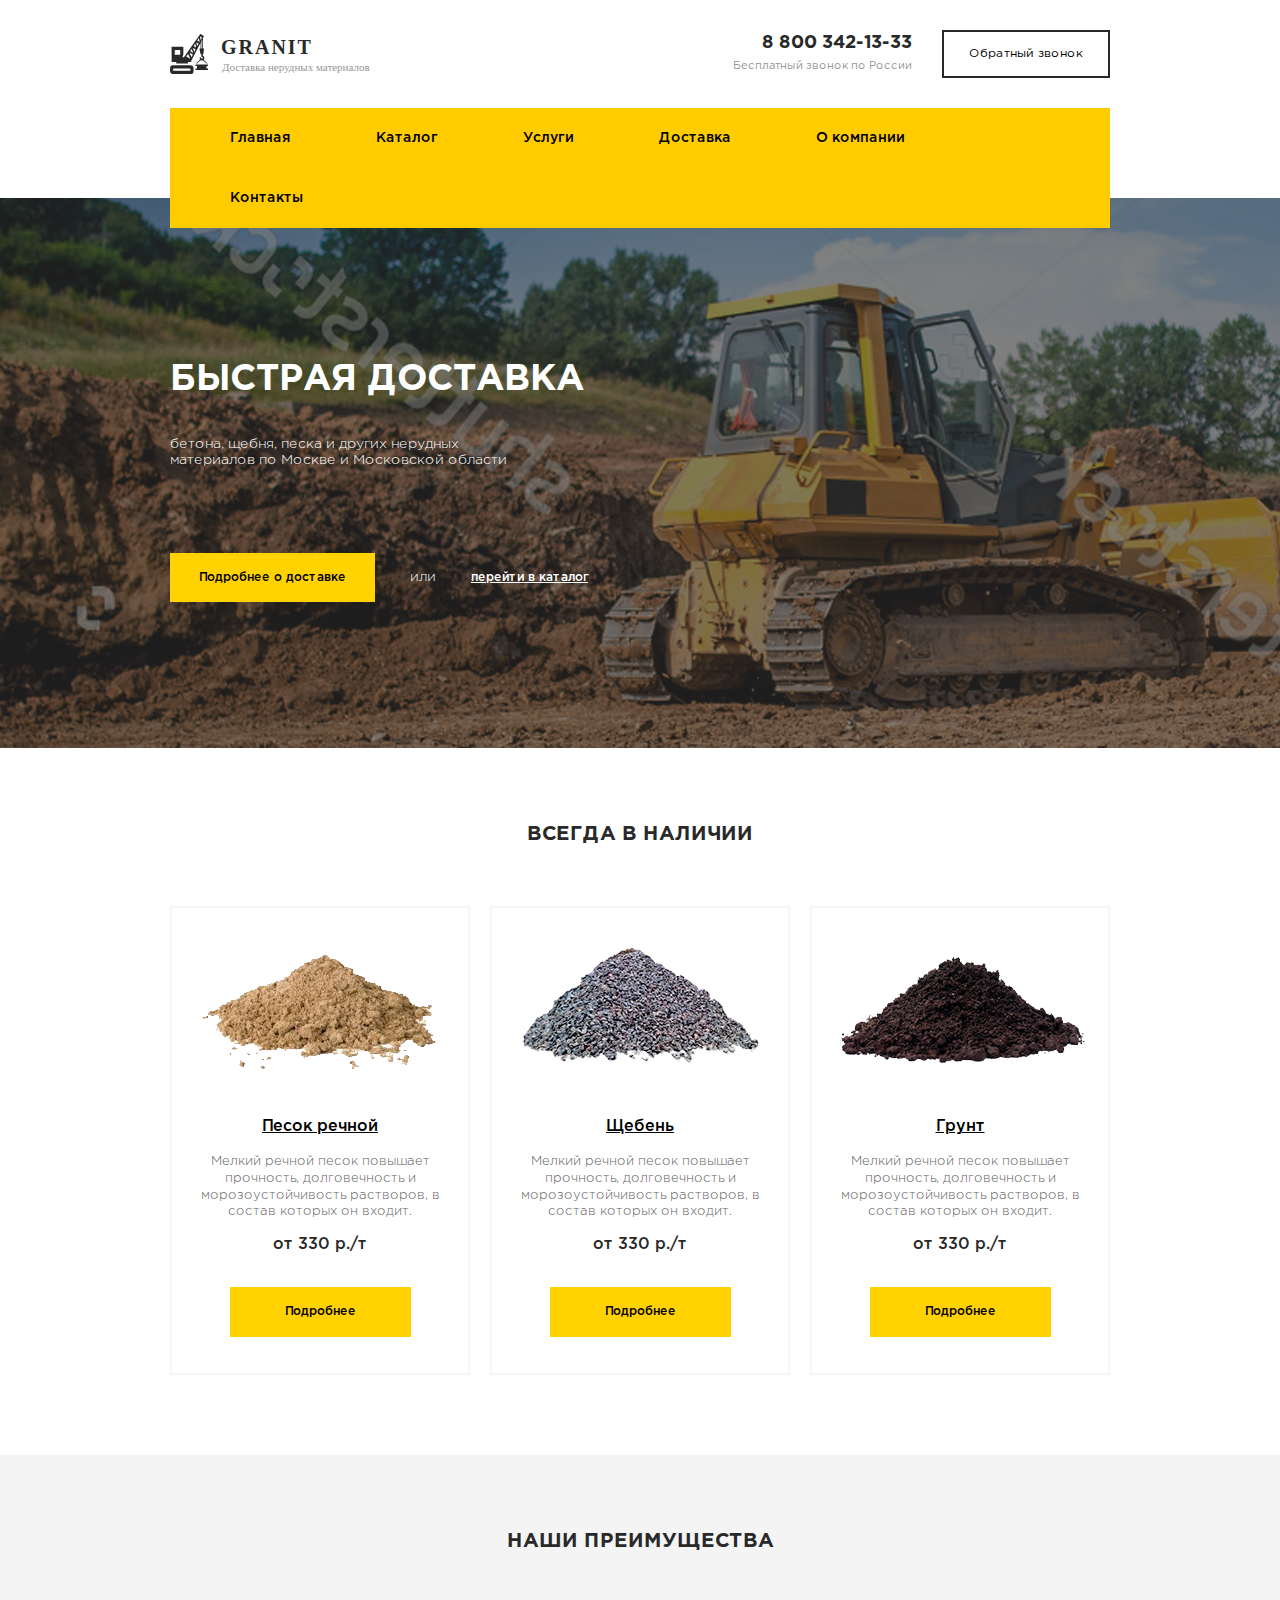
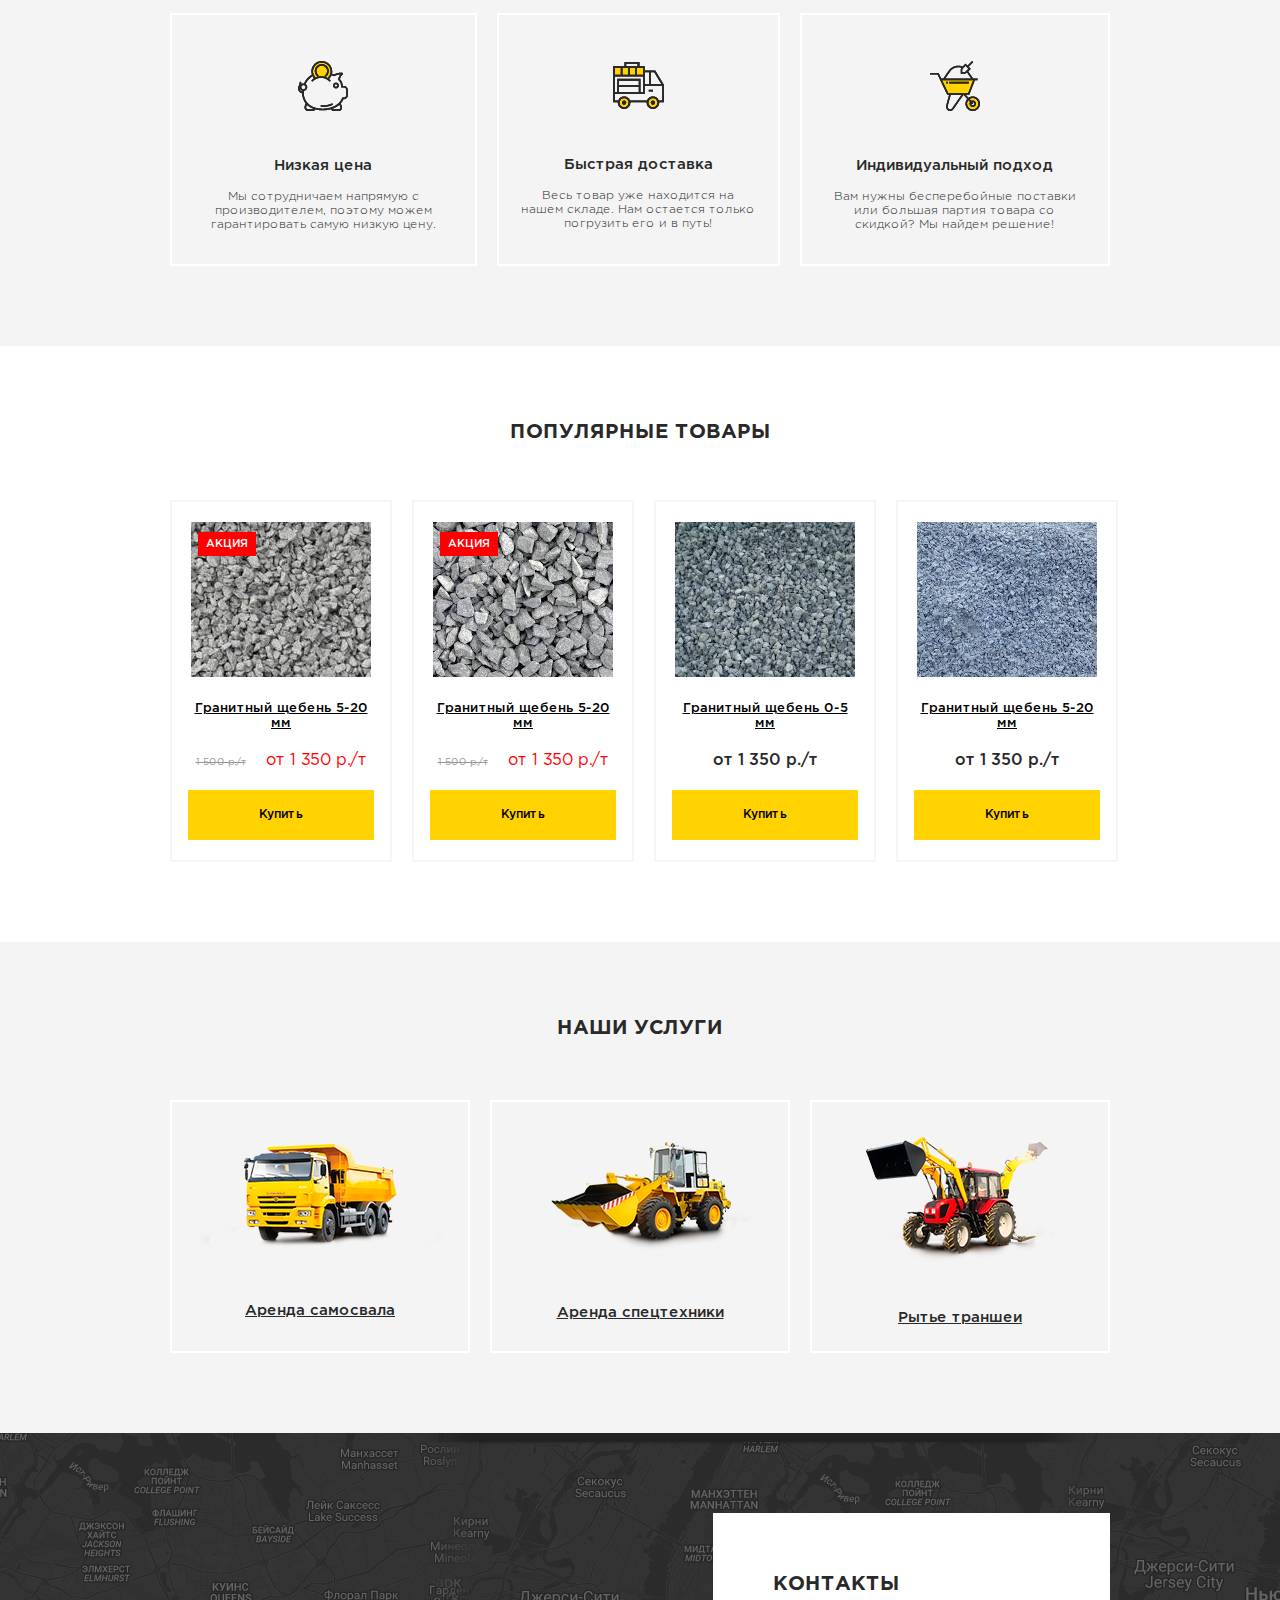
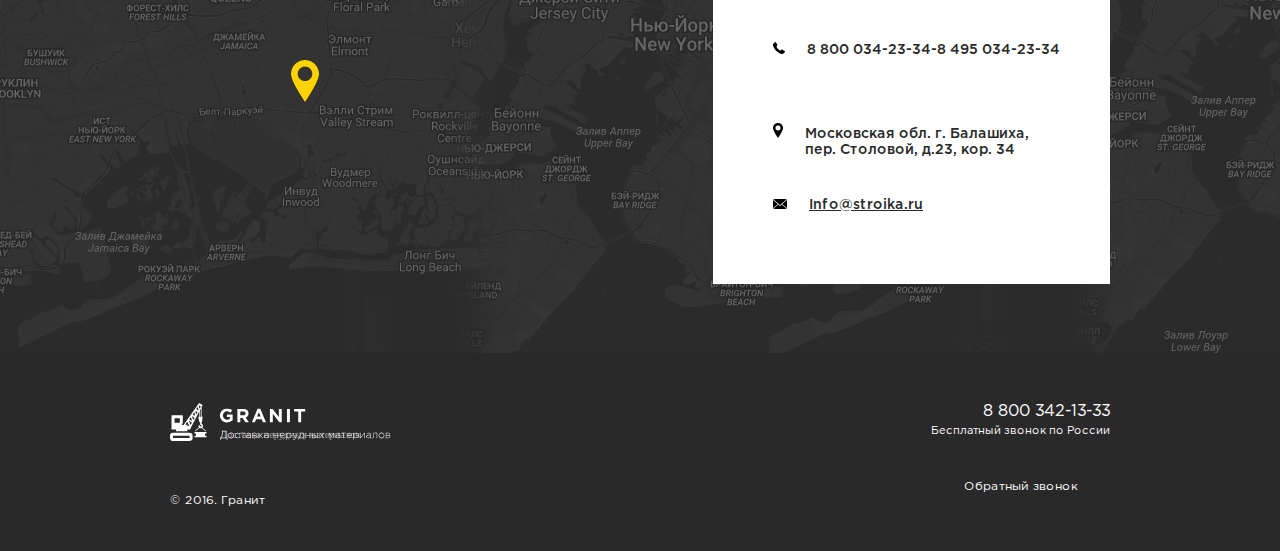
<file: index.html>
<!DOCTYPE html>
<html lang="en">
<head>
	<meta charset="UTF-8">
	<meta name="viewport" content="width=device-width, initial-scale=1">
	<title>GRANIT</title>
	<!-- Normalize.css Library -->
	<link rel="stylesheet" href="libs/normalize.css">
	<!-- Custom CSS -->
	<link rel="stylesheet" href="css/main.css">
	<!-- Fonts -->
	<link rel="stylesheet" href="fonts/GothamPro/stylesheet.css">
</head>
<body>
	<div class="container">
		<!-- Header -->
		<header class="top-header">
			<img class="logo" src="img/logo.svg" alt="Логотип">
			<div class="top-callback">
				<a class="phone-number" href="#">8 800 342-13-33<br><span>Бесплатный звонок по России</span></a>
				<a class="button-reverse" href="#">Обратный звонок</a>
			</div>
		</header>

		<!-- Navbar -->
		<nav class="top-nav">
			<ul>
				<li><a href="#">Главная</a></li>
				<li><a href="#">Каталог</a></li>
				<li><a href="#">Услуги</a></li>
				<li><a href="#">Доставка</a></li>
				<li><a href="#">О компании</a></li>
				<li><a href="#">Контакты</a></li>
			</ul>
		</nav>
	</div>

	<!-- Banner -->
	<div class="top-banner">
		<div class="container">
			<div class="bunner-content">
				<h1 class="h1">БЫСТРАЯ ДОСТАВКА</h1>
				<span>бетона, щебня, песка и других нерудных<br>материалов по Москве и Московской области</span>
				<div class="banner-links">
					<a class="button" href="#">Подробнее о доставке</a>
					<span>или</span>
					<a class="banner-catalog-link" href="#">перейти в каталог</a>
				</div>
			</div>
		</div>
		<!-- /.container -->
	</div>
	<!-- /.container -->

	<!-- Always in stock section -->
	<div class="container">
		<section class="always-in-stock">
			<h4 class="h4">ВСЕГДА В НАЛИЧИИ</h4>
			<!-- Tabs -->
			<div class="tabs-container">
				<div class="tab-template">
					<div class="tab-img"><img src="img/pesok.png" alt="Песок"></div>
					<a class="tab-title" href="#">Песок речной</a>
					<span class="tab-description">Мелкий речной песок повышает прочность, долговечность и морозоустойчивость растворов, в состав которых он входит.</span>
					<span class="price">от 330 р./т</span>
					<div class="tab-btn"><a class="button" href="#">Подробнее</a></div>
				</div>

				<div class="tab-template">
					<div class="tab-img"><img src="img/sheben.png" alt="Щебень"></div>
					<a class="tab-title" href="#">Щебень</a>
					<span class="tab-description">Мелкий речной песок повышает прочность, долговечность и морозоустойчивость растворов, в состав которых он входит.</span>
					<span class="price">от 330 р./т</span>
					<div class="tab-btn"><a class="button" href="#">Подробнее</a></div>
				</div>

				<div class="tab-template">
					<div class="tab-img"><img src="img/grunt.png" alt="Грунт"></div>
					<a class="tab-title" href="#">Грунт</a>
					<span class="tab-description">Мелкий речной песок повышает прочность, долговечность и морозоустойчивость растворов, в состав которых он входит.</span>
					<span class="price">от 330 р./т</span>
					<div class="tab-btn"><a class="button" href="#">Подробнее</a></div>
				</div>
			</div>
		</section>
	</div>
	<!-- /.Always in stock -->

	<!-- Our advantages section -->
	<section class="our-advantages">
		<div class="container">
			<div class="our-advantages-content">
				<h4 class="h4">НАШИ ПРЕИМУЩЕСТВА</h4>
				<div class="our-advantages-block-container">
					<div class="our-advantages-block">
						<div class="tab-img"><img src="img/piggy.png" alt="Низкая цена"></div>
						<span class="tab-title">Низкая цена</span>
						<span class="tab-description">Мы сотрудничаем напрямую с производителем, поэтому можем гарантировать самую низкую цену.</span>
					</div>

					<div class="our-advantages-block">
						<div class="tab-img"><img src="img/truck.png" alt="Быстрая доставка"></div>
						<span class="tab-title">Быстрая доставка</span>
						<span class="tab-description">Весь товар уже находится на нашем складе. Нам остается только погрузить его и в путь!</span>
					</div>

					<div class="our-advantages-block">
						<div class="tab-img"><img src="img/wheelbarrow.png" alt="Индивидуальный подход"></div>
						<span class="tab-title">Индивидуальный подход</span>
						<span class="tab-description">Вам нужны бесперебойные поставки или большая партия товара со скидкой? Мы найдем решение! </span>
					</div>
				</div>
			</div>
		</div>
		<!-- /.container -->
	</section>
	<!-- /.Our advantages section -->

	<!-- Popular goods section -->
	<div class="container">
		<section class="popular-goods">
			<h4 class="h4">ПОПУЛЯРНЫЕ ТОВАРЫ</h4>
			<div class="tabs-container">
				<div class="tab-template">
					<div class="tab-img">
						<img src="img/sheben-1.png" alt="Песок">
						<span>Акция</span>
					</div>
					<a class="tab-title" href="#">Гранитный щебень 5-20 мм</a>
					<span class="price-red"> <span class=" discount-price">1 500 р./т</span> от 1 350 р./т</span>
					<div class="tab-btn"><a class="button" href="#">Купить</a></div>
				</div>
	
				<div class="tab-template">
					<div class="tab-img">
						<img src="img/sheben-2.png" alt="Гранитный щебень 5-20 мм">
						<span>Акция</span>
					</div>
					<a class="tab-title" href="#">Гранитный щебень 5-20 мм</a>
					<span class="price-red"> <span class=" discount-price">1 500 р./т</span> от 1 350 р./т</span>
					<div class="tab-btn"><a class="button" href="#">Купить</a></div>
				</div>
	
				<div class="tab-template">
					<div class="tab-img"><img src="img/sheben-3.png" alt="Гранитный щебень 0-5 мм"></div>
					<a class="tab-title" href="#">Гранитный щебень 0-5 мм</a>
					<span class="price">от 1 350 р./т</span>
					<div class="tab-btn"><a class="button" href="#">Купить</a></div>
				</div>

				<div class="tab-template">
					<div class="tab-img"><img src="img/sheben-4.png" alt="Гранитный щебень 5-20 мм"></div>
					<a class="tab-title" href="#">Гранитный щебень 5-20 мм</a>
					<span class="price">от 1 350 р./т</span>
					<div class="tab-btn"><a class="button" href="#">Купить</a></div>
				</div>
			</div>
		</section>
	</div>
	<!-- /.popular-goods section -->

	<!-- Rent section -->
	<section class="rent">
		<div class="container">
			<div class="rent-content">
				<h4 class="h4">НАШИ УСЛУГИ</h4>
				<div class="our-advantages-block-container">

					<div class="our-advantages-block">
						<div class="tab-img"><img src="img/truck-1.png" alt="Аренда самосвала"></div>
						<span class="tab-title">Аренда самосвала</span>
					</div>
	
					<div class="our-advantages-block">
						<div class="tab-img"><img src="img/truck-2.png" alt="Аренда спецтехники"></div>
						<span class="tab-title">Аренда спецтехники</span>
					</div>
	
					<div class="our-advantages-block">
						<div class="tab-img"><img src="img/truck-3.png" alt="Рытье траншеи"></div>
						<span class="tab-title">Рытье траншеи</span>
					</div>
				</div>
			</div>
		</div>
		<!-- /.container -->
	</section>

	<!-- Footer -->
	<footer class="top-footer">
		<div class="container">
			<div class="footer-content">
				<div class="contact-block">
					<h4 class="h4">Контакты</h4>
					<div class="phone">
						<img src="img/phone-receiver.png" alt="Телефон">
						<span>8 800 034-23-34-8 495 034-23-34</span>
					</div>
					<div class="location">
						<img src="img/location-pin.png" alt="Локация">
						<span>Московская обл. г. Балашиха,<br>пер. Столовой, д.23, кор. 34</span>
					</div>
					<div class="mail">
						<img src="img/close-envelope.png" alt="mail">
						<span>Info@stroika.ru</span>
					</div>
				</div>
			</div>
		</div>
	</footer>

	<!-- Footer-bottom -->
	<div class="footer-bottom">
		<div class="container">
			<div class="footer-bottom-content">
				<div class="logo-footer">
					<img src="img/logo-reverse.svg" alt="Гранит">
					<span>© 2016. Гранит</span>
				</div>
				<div class="footer-number">
					<span class="phone-number" href="#">8 800 342-13-33<br><span>Бесплатный звонок по России</span></span>
					<a href="#">Обратный звонок</a>
				</div>
			</div>
		</div>
	</div>
</body>
</html>
</file>
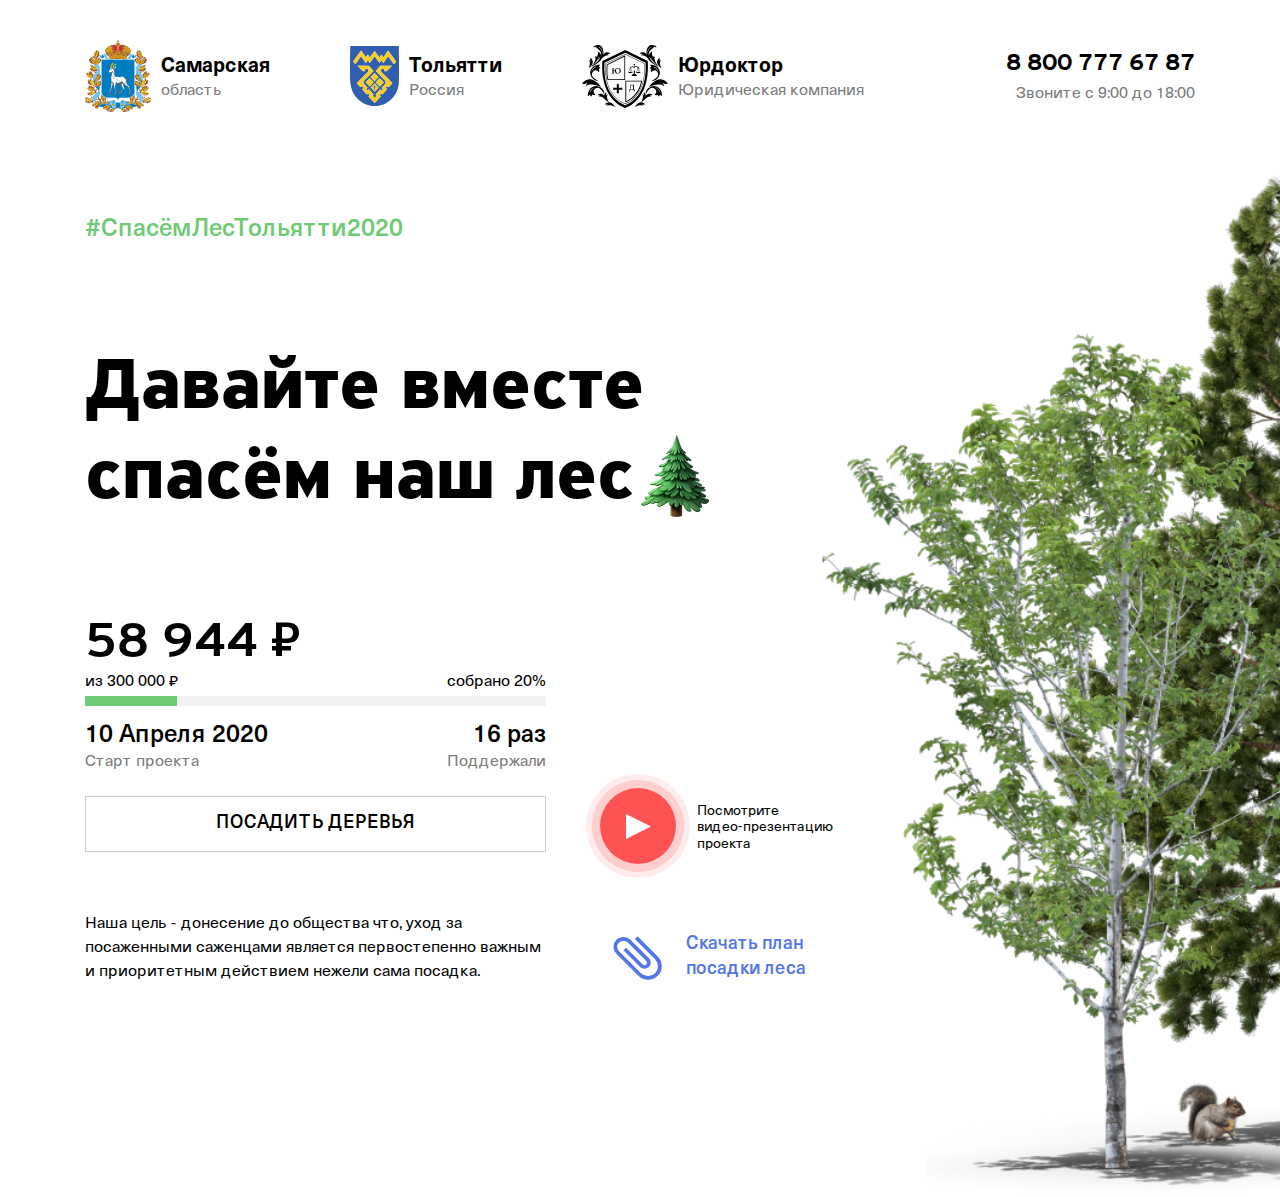
<file: newForest/index.html>
<!DOCTYPE html>
<html lang="ru">

<head>

	<meta charset="utf-8">
	<!-- <base href="/"> -->

	<title>OptimizedHTML 4</title>
	<meta name="description" content="">

	<meta http-equiv="X-UA-Compatible" content="IE=edge">
	<meta name="viewport" content="width=device-width, initial-scale=1, maximum-scale=1">
	
	<!-- Template Basic Images Start -->
	<meta property="og:image" content="path/to/image.jpg">
	<link rel="icon" href="img/favicon/favicon.ico">
	<link rel="apple-touch-icon" sizes="180x180" href="img/favicon/apple-touch-icon-180x180.png">
	<!-- Template Basic Images End -->
	
	<!-- Custom Browsers Color Start -->
	<meta name="theme-color" content="#000">
	<!-- Custom Browsers Color End -->

	<link rel="stylesheet" href="css/main.min.css">

</head>

<body>

	<header class="header">
		<div class="container">
			<div class="header-top-line">

				<div class="emblem-wrap">

					<div class="emblem">
						<div class="emblem-img">
							<img class="samara-gerb" src="img/src/samara-gerb.svg" alt="Самара">
						</div>
						<div class="emblem-descr">
							Самарская <br>
							<span>область</span>
						</div>
					</div>

					<div class="emblem">
						<div class="emblem-img">
							<img class="toliatty-gerb" src="img/src/toliatty-gerb.svg" alt="Тольятти">
						</div>
						<div class="emblem-descr">
							Тольятти <br>
							<span>Россия</span>
						</div>
					</div>

					<div class="emblem">
						<div class="emblem-img">
							<img class="yurdoctor-gerb" src="img/src/logo_black.svg" alt="Юрдоктор">
						</div>
						<div class="emblem-descr">
							Юрдоктор <br>
							<span>Юридическая компания</span>
						</div>
					</div>

				</div>

				<div class="contacts-wrap">
					8 800 777 67 87<br> 
					<span>Звоните с 9:00 до 18:00</span>
				</div>

			</div>

		</div>
		
			<div class="background">
			<div class="container">

				<div class="header-content">

					<span class="hashtag">
						#СпасёмЛесТольятти2020
					</span>
					<h1 class="h1">
						Давайте вместе <br> спасём наш лес
					</h1>
					
					<div class="header-content-wrapper">
						<div class="progress-count-wrap">
							<span class="count-number">58 944 <span>₽</span></span>
	
							<div class="progress-wrap">
	
								<div class="progress-title">
									<span>из 300 000 ₽</span>
									<span>собрано 20%</span>
								</div>
	
								<div class="progress-bar">
									<div class="progress-bar-line"></div>
								</div>
	
								<div class="progress-title">
									<p>10 Апреля 2020<br><span>Старт проекта</span></p>
									<p>16 раз<br><span>Поддержали</span></p>
								</div>
	
							</div>
	
							<a href="#" class="button">посадить деревья</a>
	
							<p class="header-text">
								Наша цель - донесение до общества что, уход за посаженными
								саженцами является первостепенно важным и приоритетным
								действием нежели сама посадка.
							</p>
						</div>

						<div class="control-wrap">

							<div class="play-video-wrap">
								<a href="#" class="play-button">
									<img src="img/src/play-button.svg" alt="Play">
								</a>
								<span>
									Посмотрите <br>
									видео-презентацию <br>
									проектa
								</span>
							</div>
							
							<div class="download-wrap">
								<img src="img/src/clip-icon.svg" alt="Clip">
								<a href="#">Скачать план <br> посадки леса</a>
							</div>
						</div>
					</div>

				</div>

			</div>
		</div>
	</header>

	<script src="js/scripts.min.js"></script>

</body>
</html>
</file>
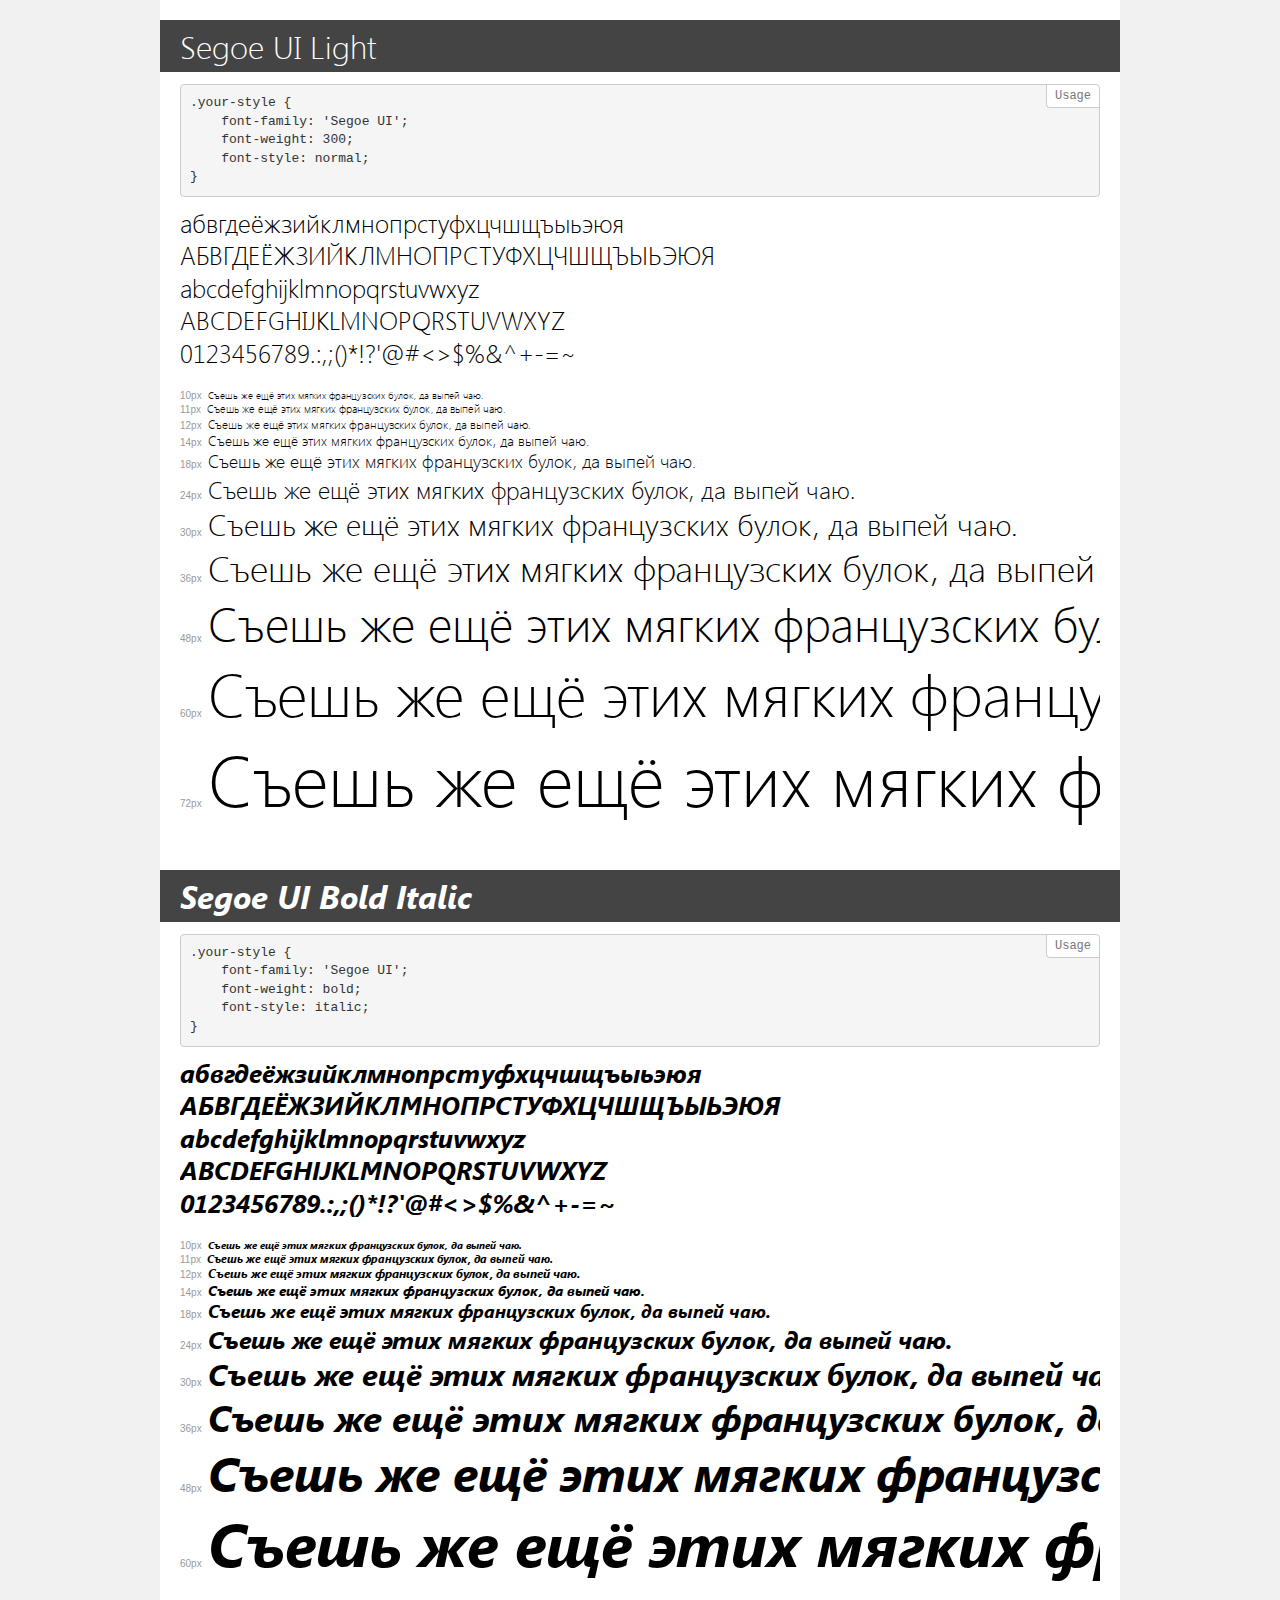
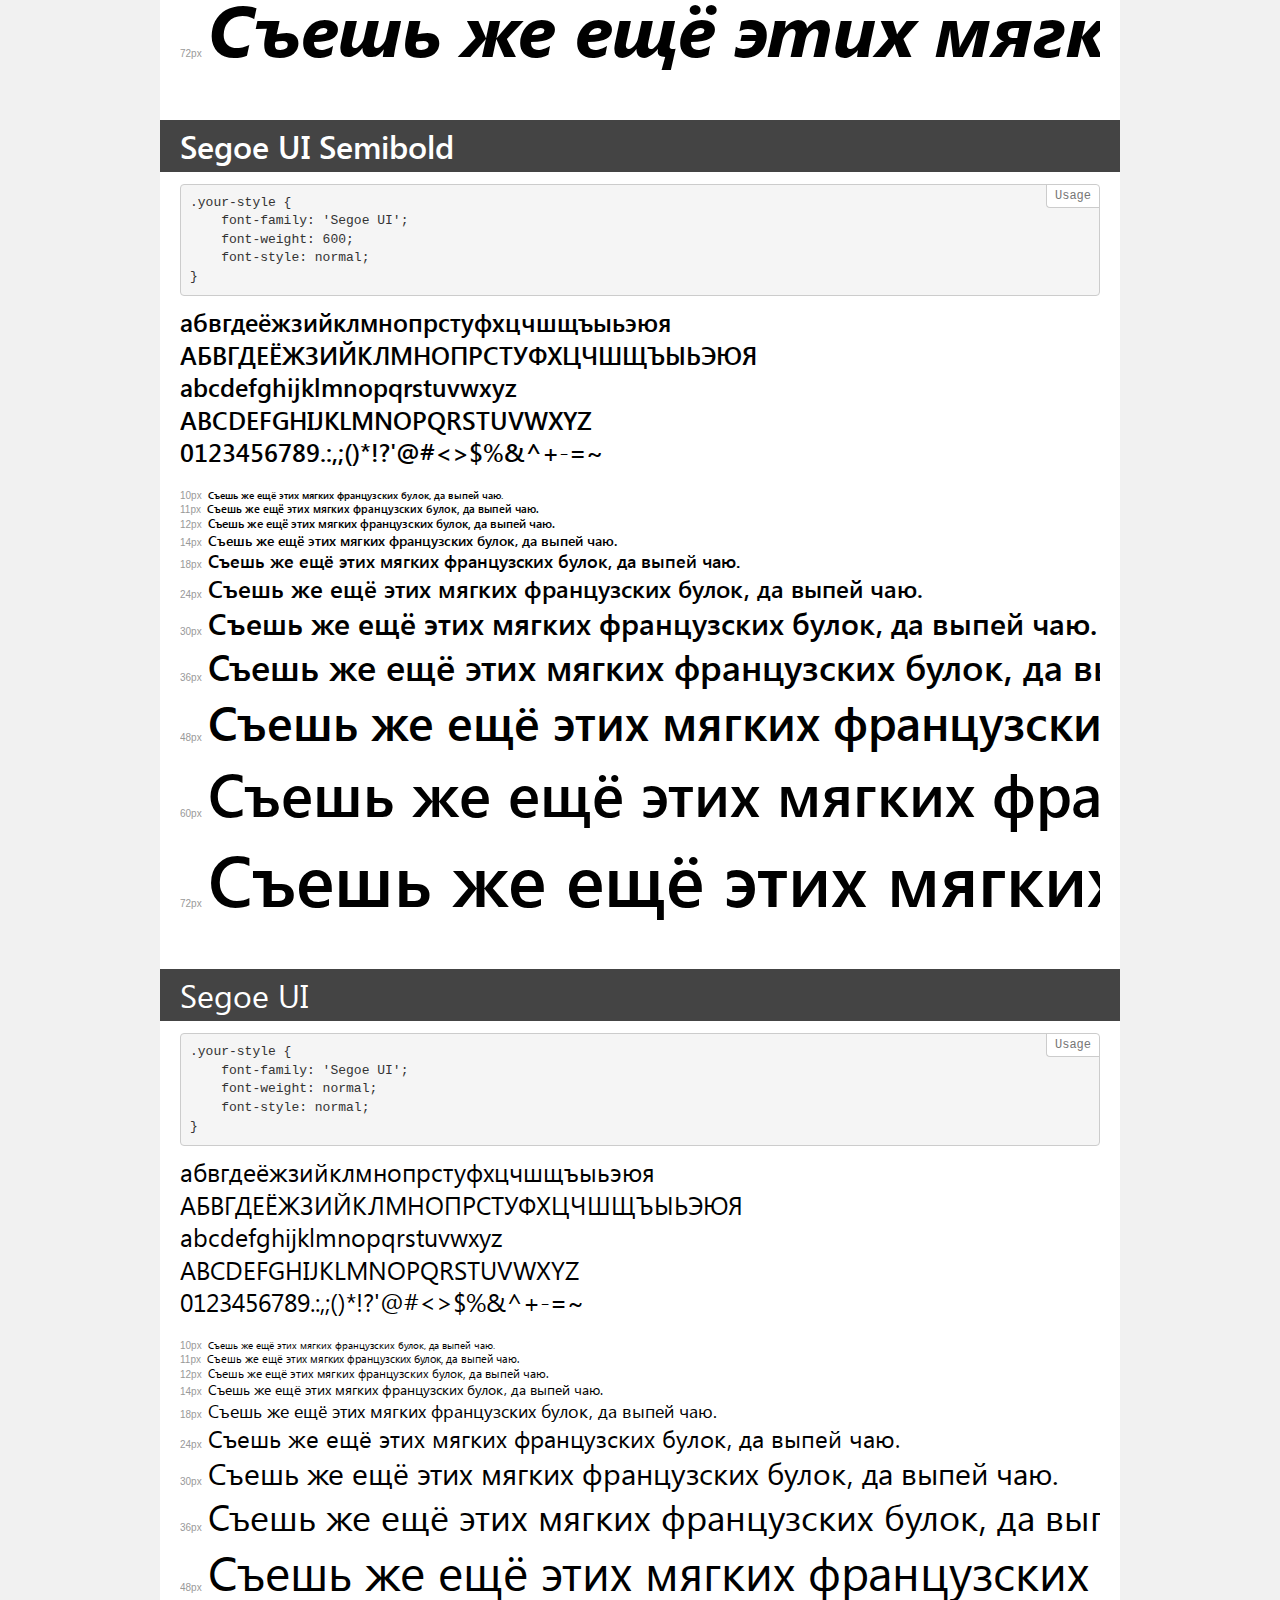
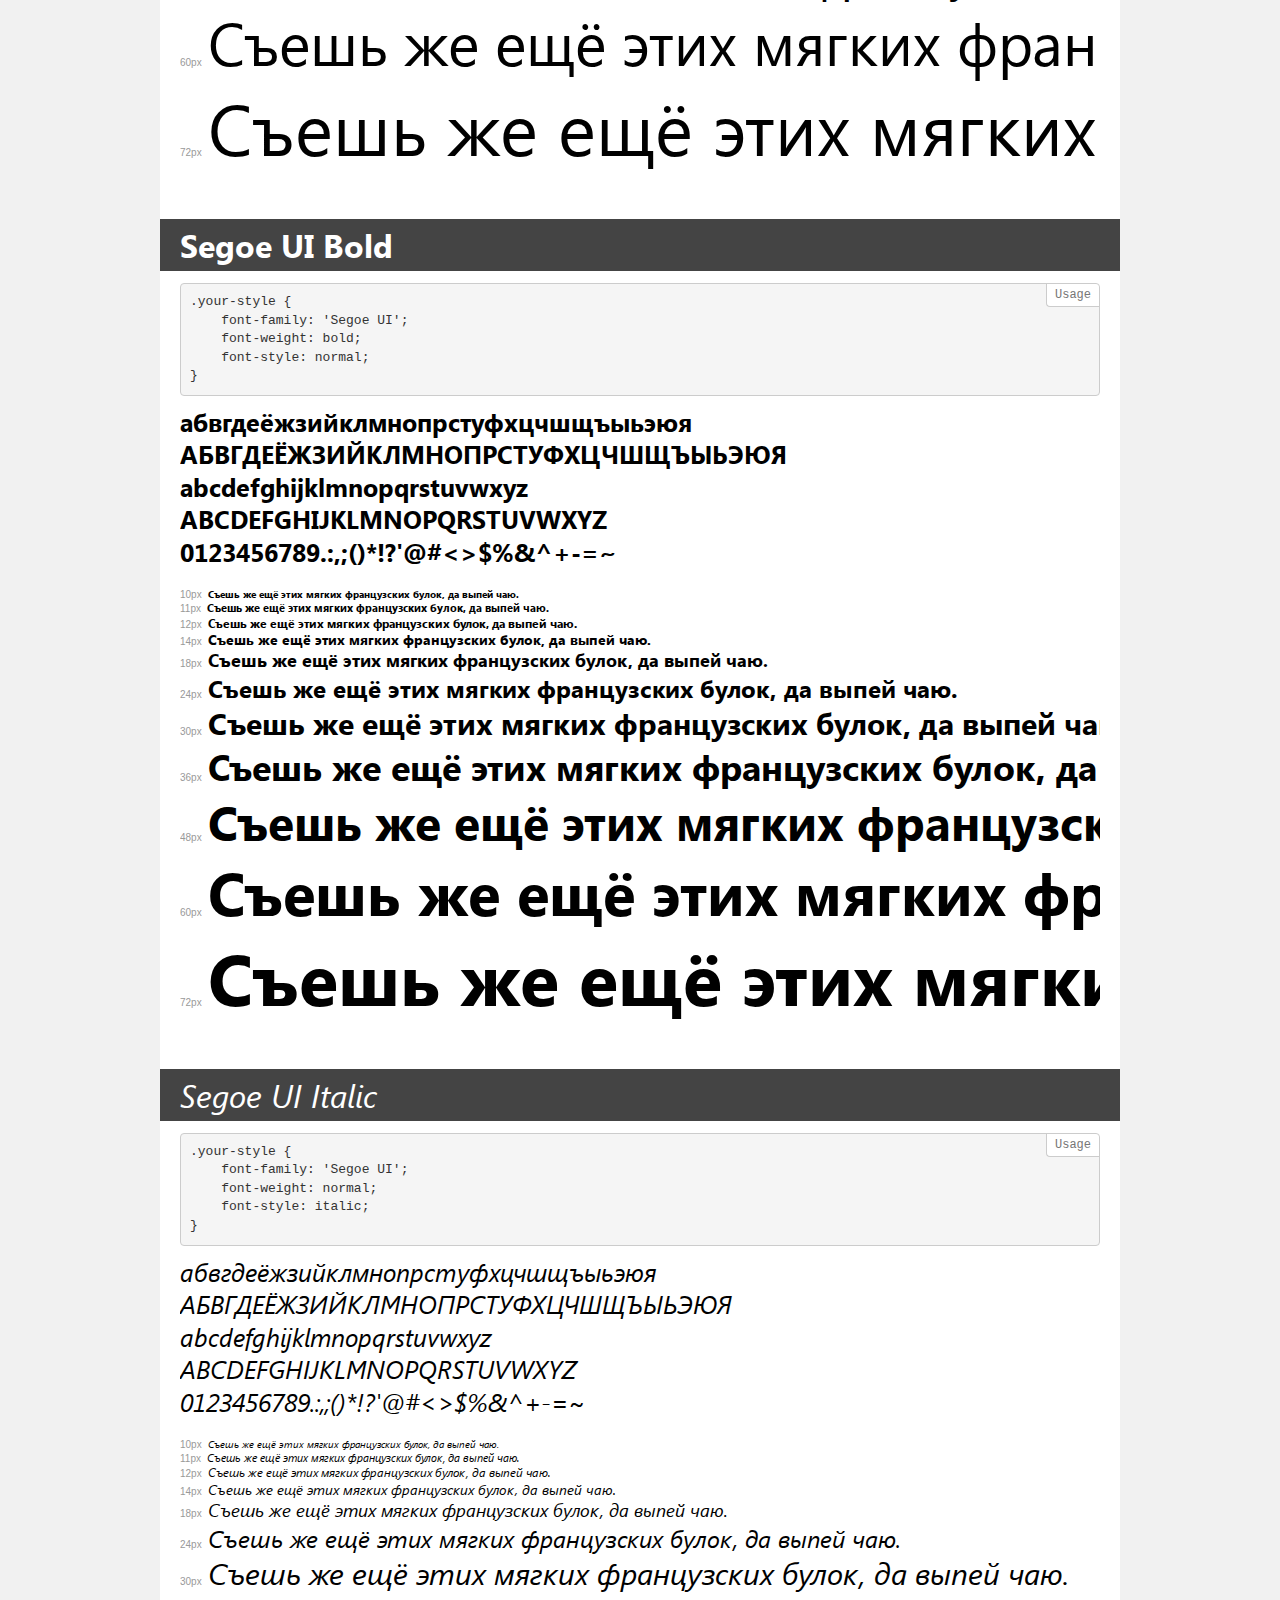
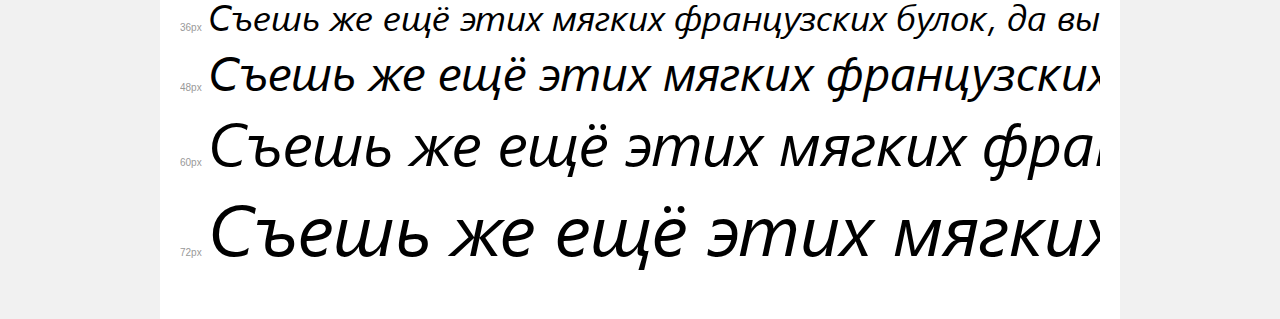
<file: newForest/fonts/SegoeUI/demo.html>
<!DOCTYPE html>
<html>
<head>
	<meta charset="utf-8">
	<meta http-equiv="X-UA-Compatible" content="IE=edge">
	<meta name="viewport" content="width=device-width, initial-scale=1">
	<meta name="robots" content="noindex, noarchive">
	<title>Transfonter demo</title>
	<link href="stylesheet.css" rel="stylesheet">
	<style>
		/*
		http://meyerweb.com/eric/tools/css/reset/
		v2.0 | 20110126
		License: none (public domain)
		*/
		html, body, div, span, applet, object, iframe,
		h1, h2, h3, h4, h5, h6, p, blockquote, pre,
		a, abbr, acronym, address, big, cite, code,
		del, dfn, em, img, ins, kbd, q, s, samp,
		small, strike, strong, sub, sup, tt, var,
		b, u, i, center,
		dl, dt, dd, ol, ul, li,
		fieldset, form, label, legend,
		table, caption, tbody, tfoot, thead, tr, th, td,
		article, aside, canvas, details, embed,
		figure, figcaption, footer, header, hgroup,
		menu, nav, output, ruby, section, summary,
		time, mark, audio, video {
			margin: 0;
			padding: 0;
			border: 0;
			font-size: 100%;
			font: inherit;
			vertical-align: baseline;
		}
		/* HTML5 display-role reset for older browsers */
		article, aside, details, figcaption, figure,
		footer, header, hgroup, menu, nav, section {
			display: block;
		}
		body {
			line-height: 1;
		}
		ol, ul {
			list-style: none;
		}
		blockquote, q {
			quotes: none;
		}
		blockquote:before, blockquote:after,
		q:before, q:after {
			content: '';
			content: none;
		}
		table {
			border-collapse: collapse;
			border-spacing: 0;
		}
		/* common styles */
		body {
			background: #f1f1f1;
			color: #000;
		}
		.page {
			background: #fff;
			width: 920px;
			margin: 0 auto;
			padding: 20px 20px 0 20px;
			overflow: hidden;
		}
		.font-container {
			overflow-x: auto;
			overflow-y: hidden;
			margin-bottom: 40px;
			line-height: 1.3;
			white-space: nowrap;
			padding-bottom: 5px;
		}
		h1 {
			position: relative;
			background: #444;
			font-size: 32px;
			color: #fff;
			padding: 10px 20px;
			margin: 0 -20px 12px -20px;
		}
		.letters {
			font-size: 25px;
			margin-bottom: 20px;
		}
		.s10:before {
			content: '10px';
		}
		.s11:before {
			content: '11px';
		}
		.s12:before {
			content: '12px';
		}
		.s14:before {
			content: '14px';
		}
		.s18:before {
			content: '18px';
		}
		.s24:before {
			content: '24px';
		}
		.s30:before {
			content: '30px';
		}
		.s36:before {
			content: '36px';
		}
		.s48:before {
			content: '48px';
		}
		.s60:before {
			content: '60px';
		}
		.s72:before {
			content: '72px';
		}
		.s10:before, .s11:before, .s12:before, .s14:before,
		.s18:before, .s24:before, .s30:before, .s36:before,
		.s48:before, .s60:before, .s72:before {
			font-family: Arial, sans-serif;
			font-size: 10px;
			font-weight: normal;
			font-style: normal;
			color: #999;
			padding-right: 6px;
		}
		pre {
			display: block;
			position: relative;
			padding: 9px;
			margin: 0 0 10px;
			font-family: Monaco, Menlo, Consolas, "Courier New", monospace !important;
			font-size: 13px;
			line-height: 1.428571429;
			color: #333;
			font-weight: normal !important;
			font-style: normal !important;
			background-color: #f5f5f5;
			border: 1px solid #ccc;
			overflow-x: auto;
			border-radius: 4px;
		}
		pre:after {
			display: block;
			position: absolute;
			right: 0;
			top: 0;
			content: 'Usage';
			line-height: 1;
			padding: 5px 8px;
			font-size: 12px;
			color: #767676;
			background-color: #fff;
			border: 1px solid #ccc;
			border-right: none;
			border-top: none;
			border-radius: 0 4px 0 4px;
			z-index: 10;
		}
		/* responsive */
		@media (max-width: 959px) {
			.page {
				width: auto;
				margin: 0;
			}
		}
	</style>
</head>
<body>
<div class="page">
	<div class="demo" style="font-family: 'Segoe UI'; font-weight: 300; font-style: normal;">
		<h1>Segoe UI Light</h1>
		<pre>.your-style {
    font-family: 'Segoe UI';
    font-weight: 300;
    font-style: normal;
}</pre>
		<div class="font-container">
			<p class="letters">
				абвгдеёжзийклмнопрстуфхцчшщъыьэюя <br />
				АБВГДЕЁЖЗИЙКЛМНОПРСТУФХЦЧШЩЪЫЬЭЮЯ <br />
				abcdefghijklmnopqrstuvwxyz <br />
				ABCDEFGHIJKLMNOPQRSTUVWXYZ <br />				0123456789.:,;()*!?'@#<>$%&^+-=~
			</p>
			<p class="s10" style="font-size: 10px;">Съешь же ещё этих мягких французских булок, да выпей чаю.</p>
			<p class="s11" style="font-size: 11px;">Съешь же ещё этих мягких французских булок, да выпей чаю.</p>
			<p class="s12" style="font-size: 12px;">Съешь же ещё этих мягких французских булок, да выпей чаю.</p>
			<p class="s14" style="font-size: 14px;">Съешь же ещё этих мягких французских булок, да выпей чаю.</p>
			<p class="s18" style="font-size: 18px;">Съешь же ещё этих мягких французских булок, да выпей чаю.</p>
			<p class="s24" style="font-size: 24px;">Съешь же ещё этих мягких французских булок, да выпей чаю.</p>
			<p class="s30" style="font-size: 30px;">Съешь же ещё этих мягких французских булок, да выпей чаю.</p>
			<p class="s36" style="font-size: 36px;">Съешь же ещё этих мягких французских булок, да выпей чаю.</p>
			<p class="s48" style="font-size: 48px;">Съешь же ещё этих мягких французских булок, да выпей чаю.</p>
			<p class="s60" style="font-size: 60px;">Съешь же ещё этих мягких французских булок, да выпей чаю.</p>
			<p class="s72" style="font-size: 72px;">Съешь же ещё этих мягких французских булок, да выпей чаю.</p>
		</div>
	</div>
	<div class="demo" style="font-family: 'Segoe UI'; font-weight: bold; font-style: italic;">
		<h1>Segoe UI Bold Italic</h1>
		<pre>.your-style {
    font-family: 'Segoe UI';
    font-weight: bold;
    font-style: italic;
}</pre>
		<div class="font-container">
			<p class="letters">
				абвгдеёжзийклмнопрстуфхцчшщъыьэюя <br />
				АБВГДЕЁЖЗИЙКЛМНОПРСТУФХЦЧШЩЪЫЬЭЮЯ <br />
				abcdefghijklmnopqrstuvwxyz <br />
				ABCDEFGHIJKLMNOPQRSTUVWXYZ <br />				0123456789.:,;()*!?'@#<>$%&^+-=~
			</p>
			<p class="s10" style="font-size: 10px;">Съешь же ещё этих мягких французских булок, да выпей чаю.</p>
			<p class="s11" style="font-size: 11px;">Съешь же ещё этих мягких французских булок, да выпей чаю.</p>
			<p class="s12" style="font-size: 12px;">Съешь же ещё этих мягких французских булок, да выпей чаю.</p>
			<p class="s14" style="font-size: 14px;">Съешь же ещё этих мягких французских булок, да выпей чаю.</p>
			<p class="s18" style="font-size: 18px;">Съешь же ещё этих мягких французских булок, да выпей чаю.</p>
			<p class="s24" style="font-size: 24px;">Съешь же ещё этих мягких французских булок, да выпей чаю.</p>
			<p class="s30" style="font-size: 30px;">Съешь же ещё этих мягких французских булок, да выпей чаю.</p>
			<p class="s36" style="font-size: 36px;">Съешь же ещё этих мягких французских булок, да выпей чаю.</p>
			<p class="s48" style="font-size: 48px;">Съешь же ещё этих мягких французских булок, да выпей чаю.</p>
			<p class="s60" style="font-size: 60px;">Съешь же ещё этих мягких французских булок, да выпей чаю.</p>
			<p class="s72" style="font-size: 72px;">Съешь же ещё этих мягких французских булок, да выпей чаю.</p>
		</div>
	</div>
	<div class="demo" style="font-family: 'Segoe UI'; font-weight: 600; font-style: normal;">
		<h1>Segoe UI Semibold</h1>
		<pre>.your-style {
    font-family: 'Segoe UI';
    font-weight: 600;
    font-style: normal;
}</pre>
		<div class="font-container">
			<p class="letters">
				абвгдеёжзийклмнопрстуфхцчшщъыьэюя <br />
				АБВГДЕЁЖЗИЙКЛМНОПРСТУФХЦЧШЩЪЫЬЭЮЯ <br />
				abcdefghijklmnopqrstuvwxyz <br />
				ABCDEFGHIJKLMNOPQRSTUVWXYZ <br />				0123456789.:,;()*!?'@#<>$%&^+-=~
			</p>
			<p class="s10" style="font-size: 10px;">Съешь же ещё этих мягких французских булок, да выпей чаю.</p>
			<p class="s11" style="font-size: 11px;">Съешь же ещё этих мягких французских булок, да выпей чаю.</p>
			<p class="s12" style="font-size: 12px;">Съешь же ещё этих мягких французских булок, да выпей чаю.</p>
			<p class="s14" style="font-size: 14px;">Съешь же ещё этих мягких французских булок, да выпей чаю.</p>
			<p class="s18" style="font-size: 18px;">Съешь же ещё этих мягких французских булок, да выпей чаю.</p>
			<p class="s24" style="font-size: 24px;">Съешь же ещё этих мягких французских булок, да выпей чаю.</p>
			<p class="s30" style="font-size: 30px;">Съешь же ещё этих мягких французских булок, да выпей чаю.</p>
			<p class="s36" style="font-size: 36px;">Съешь же ещё этих мягких французских булок, да выпей чаю.</p>
			<p class="s48" style="font-size: 48px;">Съешь же ещё этих мягких французских булок, да выпей чаю.</p>
			<p class="s60" style="font-size: 60px;">Съешь же ещё этих мягких французских булок, да выпей чаю.</p>
			<p class="s72" style="font-size: 72px;">Съешь же ещё этих мягких французских булок, да выпей чаю.</p>
		</div>
	</div>
	<div class="demo" style="font-family: 'Segoe UI'; font-weight: normal; font-style: normal;">
		<h1>Segoe UI</h1>
		<pre>.your-style {
    font-family: 'Segoe UI';
    font-weight: normal;
    font-style: normal;
}</pre>
		<div class="font-container">
			<p class="letters">
				абвгдеёжзийклмнопрстуфхцчшщъыьэюя <br />
				АБВГДЕЁЖЗИЙКЛМНОПРСТУФХЦЧШЩЪЫЬЭЮЯ <br />
				abcdefghijklmnopqrstuvwxyz <br />
				ABCDEFGHIJKLMNOPQRSTUVWXYZ <br />				0123456789.:,;()*!?'@#<>$%&^+-=~
			</p>
			<p class="s10" style="font-size: 10px;">Съешь же ещё этих мягких французских булок, да выпей чаю.</p>
			<p class="s11" style="font-size: 11px;">Съешь же ещё этих мягких французских булок, да выпей чаю.</p>
			<p class="s12" style="font-size: 12px;">Съешь же ещё этих мягких французских булок, да выпей чаю.</p>
			<p class="s14" style="font-size: 14px;">Съешь же ещё этих мягких французских булок, да выпей чаю.</p>
			<p class="s18" style="font-size: 18px;">Съешь же ещё этих мягких французских булок, да выпей чаю.</p>
			<p class="s24" style="font-size: 24px;">Съешь же ещё этих мягких французских булок, да выпей чаю.</p>
			<p class="s30" style="font-size: 30px;">Съешь же ещё этих мягких французских булок, да выпей чаю.</p>
			<p class="s36" style="font-size: 36px;">Съешь же ещё этих мягких французских булок, да выпей чаю.</p>
			<p class="s48" style="font-size: 48px;">Съешь же ещё этих мягких французских булок, да выпей чаю.</p>
			<p class="s60" style="font-size: 60px;">Съешь же ещё этих мягких французских булок, да выпей чаю.</p>
			<p class="s72" style="font-size: 72px;">Съешь же ещё этих мягких французских булок, да выпей чаю.</p>
		</div>
	</div>
	<div class="demo" style="font-family: 'Segoe UI'; font-weight: bold; font-style: normal;">
		<h1>Segoe UI Bold</h1>
		<pre>.your-style {
    font-family: 'Segoe UI';
    font-weight: bold;
    font-style: normal;
}</pre>
		<div class="font-container">
			<p class="letters">
				абвгдеёжзийклмнопрстуфхцчшщъыьэюя <br />
				АБВГДЕЁЖЗИЙКЛМНОПРСТУФХЦЧШЩЪЫЬЭЮЯ <br />
				abcdefghijklmnopqrstuvwxyz <br />
				ABCDEFGHIJKLMNOPQRSTUVWXYZ <br />				0123456789.:,;()*!?'@#<>$%&^+-=~
			</p>
			<p class="s10" style="font-size: 10px;">Съешь же ещё этих мягких французских булок, да выпей чаю.</p>
			<p class="s11" style="font-size: 11px;">Съешь же ещё этих мягких французских булок, да выпей чаю.</p>
			<p class="s12" style="font-size: 12px;">Съешь же ещё этих мягких французских булок, да выпей чаю.</p>
			<p class="s14" style="font-size: 14px;">Съешь же ещё этих мягких французских булок, да выпей чаю.</p>
			<p class="s18" style="font-size: 18px;">Съешь же ещё этих мягких французских булок, да выпей чаю.</p>
			<p class="s24" style="font-size: 24px;">Съешь же ещё этих мягких французских булок, да выпей чаю.</p>
			<p class="s30" style="font-size: 30px;">Съешь же ещё этих мягких французских булок, да выпей чаю.</p>
			<p class="s36" style="font-size: 36px;">Съешь же ещё этих мягких французских булок, да выпей чаю.</p>
			<p class="s48" style="font-size: 48px;">Съешь же ещё этих мягких французских булок, да выпей чаю.</p>
			<p class="s60" style="font-size: 60px;">Съешь же ещё этих мягких французских булок, да выпей чаю.</p>
			<p class="s72" style="font-size: 72px;">Съешь же ещё этих мягких французских булок, да выпей чаю.</p>
		</div>
	</div>
	<div class="demo" style="font-family: 'Segoe UI'; font-weight: normal; font-style: italic;">
		<h1>Segoe UI Italic</h1>
		<pre>.your-style {
    font-family: 'Segoe UI';
    font-weight: normal;
    font-style: italic;
}</pre>
		<div class="font-container">
			<p class="letters">
				абвгдеёжзийклмнопрстуфхцчшщъыьэюя <br />
				АБВГДЕЁЖЗИЙКЛМНОПРСТУФХЦЧШЩЪЫЬЭЮЯ <br />
				abcdefghijklmnopqrstuvwxyz <br />
				ABCDEFGHIJKLMNOPQRSTUVWXYZ <br />				0123456789.:,;()*!?'@#<>$%&^+-=~
			</p>
			<p class="s10" style="font-size: 10px;">Съешь же ещё этих мягких французских булок, да выпей чаю.</p>
			<p class="s11" style="font-size: 11px;">Съешь же ещё этих мягких французских булок, да выпей чаю.</p>
			<p class="s12" style="font-size: 12px;">Съешь же ещё этих мягких французских булок, да выпей чаю.</p>
			<p class="s14" style="font-size: 14px;">Съешь же ещё этих мягких французских булок, да выпей чаю.</p>
			<p class="s18" style="font-size: 18px;">Съешь же ещё этих мягких французских булок, да выпей чаю.</p>
			<p class="s24" style="font-size: 24px;">Съешь же ещё этих мягких французских булок, да выпей чаю.</p>
			<p class="s30" style="font-size: 30px;">Съешь же ещё этих мягких французских булок, да выпей чаю.</p>
			<p class="s36" style="font-size: 36px;">Съешь же ещё этих мягких французских булок, да выпей чаю.</p>
			<p class="s48" style="font-size: 48px;">Съешь же ещё этих мягких французских булок, да выпей чаю.</p>
			<p class="s60" style="font-size: 60px;">Съешь же ещё этих мягких французских булок, да выпей чаю.</p>
			<p class="s72" style="font-size: 72px;">Съешь же ещё этих мягких французских булок, да выпей чаю.</p>
		</div>
	</div>
</div>
</body>
</html>
</file>
<file: css/main.css>
/* Options */
body {
  background-color: #fff;
  font-family: 'Gotham Pro';
  font-weight: normal;
  color: #292929;
}


a {
  text-decoration: none;
  color: #000;
  margin: 0;
  padding: 0;
}

ul,li {
  list-style: none;
  margin: 0;
  padding: 0;
}

h1,h2,h3,h4,h5,h6 {
  padding: 0;
  margin: 0;
}

/* Styles Project */
.container {
  max-width: 940px;
  padding: 0 15px;
  margin: 0 auto;
}

/* Button */
.button {
  display: inline-block;
  background-color: #FFD200;
  transition: background 0.25s;
}
.button:hover {
  background-color: #FFD700;
}

/* Header */
.top-header  {
  display: flex;
  justify-content: space-between;
  align-items: center;
  margin-top: 30px;
}
.top-callback {
  display: inline-flex;
  align-items: center;
}
.top-callback .phone-number {
  font-size: 18px;
  font-weight: bold;
  color: #292929;
  text-align: right;
}
.phone-number span {
  font-size: 11px;
  color: #969696;
  font-weight: normal;
}

.button-reverse {
  font-size: 12px;
  background-color: transparent;
  border: 2px solid #292929;
  padding: 15px 25px;
  margin-left: 30px;
  transition: background 0.25s;
}
.button-reverse:hover {
  background-color: #FFD700;
}

/* Navigation */
.top-nav {
  display: inline-block;
  margin-top: 30px;
  background-color: #FFCC00;
  padding: 0px 20px;
  z-index: 10;
}
.top-nav li {
  display: inline-flex;
}
.top-nav li a {
  font-size: 14px;
  padding: 22px 40px;
  font-weight: 500;
  transition: background 0.25s;
}
.top-nav li a:hover {
  background-color: #FFD700;
}
/* Banner */
.top-banner {
  height: 550px;
  background-image: url('../img/banner.png');
  background-size: cover;
  background-repeat: no-repeat;
  background-position: top;
  margin-top: -30px;
  z-index: 1;
}
.bunner-content {
  display: flex;
  justify-content: flex-start;
  flex-direction: column;
  color: #fff;
  padding-top: 162px;
}
.bunner-content .h1 {
  font-size: 36px
}
.bunner-content span {
  color: #fff;
  font-size: 14px;
  font-weight: 300;
  margin-top: 35px;
}
.banner-links {
  margin-top: 84px;
}
.banner-links .button {
  font-size: 12px;
  padding: 18px 29px;
  font-weight: 500;
  margin-right: 30px;
}
.banner-links .banner-catalog-link {
  font-size: 12px;
  font-weight: 500;
  text-decoration: underline;
  color: #fff;
  margin-left: 30px;
}


/* Always in stock section */
.always-in-stock {
  display: flex;
  flex-direction: column;
  text-align: center;
  margin-top: 75px;
  margin-bottom: 80px;
}
.always-in-stock .h4 {
  font-size: 20px;
  text-transform: uppercase;
}
.tabs-container {
  display: flex;
  flex-direction: row;
}
.tab-template {
  max-width: 300px;
  display: flex;
  flex-direction: column;
  border: 2px solid #F6F6F6;
  padding: 0px 20px;
  margin-top: 60px;
}
.tab-template:nth-child(2) {
  margin-left: 20px;
  margin-right: 20px;
}
.tab-template .tab-img {
  margin-top: 40px;
}
.tab-template .tab-title{
  font-style: 15px;
  font-weight: 500;
  text-decoration: underline;
  margin-top: 40px;
}
.tab-template .tab-description {
  font-size: 13px;
  font-weight: 300;
  color: #626262;
  line-height: 1.3;
  margin-top: 17px;
}
.tab-template .price {
  font-weight: 500;
  margin-top: 15px;
}
.tab-template .tab-btn .button {
  font-size: 12px;
  font-weight: 500;
  padding: 18px 55px;
  margin-top: 32px;
  margin-bottom: 36px;
}
.tab-template .tab-btn .button:hover {
  text-decoration: underline;
}

/* Our advantages section */
.our-advantages {
  background-color: #F4F4F4;
}
.our-advantages-content {
  display: flex;
  flex-direction: column;
  text-align: center;
  padding-top: 75px;
  padding-bottom: 80px;
}
.our-advantages-content {
  font-size: 20px
}
.our-advantages-block-container {
  display: flex;
  flex-direction: row;
  margin-top: 60px;
}
.our-advantages-block {
  max-width: 300px;
  height: 249px;
  display: flex;
  justify-content: center;
  flex-direction: column;
  border: 2px solid #fff;
  padding-right: 21px;
  padding-left: 21px;
  transition: all 0.5s;
  cursor: pointer;
}
.our-advantages-block:nth-child(2) {
  margin-right: 20px;
  margin-left: 20px;
}
.our-advantages-block:hover {
  background-color: #fff;
  box-shadow: 0px 9px 21px rgba(0, 0, 0, 0.1); 
}
.our-advantages-block .tab-img {
  margin-top: 40px;
}
.our-advantages-block .tab-title {
  margin-top: 40px;
  font-weight: 500;
  font-size: 15px;
}
.our-advantages-block .tab-description {
  font-size: 12px;
  font-weight: 300;
  margin-top: 16px;
  margin-bottom: 26px;
}

/* Popular goods section  */
.popular-goods {
  display: flex;
  text-align: center;
  flex-direction: column;
  margin-top: 75px;
  margin-bottom: 80px;
}
.popular-goods .h4 {
  font-size: 20px;
  text-transform: uppercase;
}
.popular-goods .tabs-container .tab-template {
  margin-top: 56px;
  padding-right: 16px;
  padding-left: 16px;
}
.popular-goods .tabs-container .tab-template:nth-child(3) {
  margin-right: 20px;
}
.popular-goods .tabs-container .tab-template .tab-img {
  position: relative;
  margin-top: 20px;
}
.popular-goods .tabs-container .tab-template .tab-img span {
  position: absolute;
  font-size: 11px;
  font-weight: 500;
  text-transform: uppercase;
  padding: 6px 8px;
  color: #fff;
  background-color: #FF0000;
  margin: 10px;
  left: 0;
  top: 0;
}
.popular-goods .tabs-container .tab-template .tab-title {
  font-size: 13px;
  margin-top: 20px;
}
.popular-goods .tabs-container .tab-template .price{
  margin-top: 20px;
}
.popular-goods .tabs-container .tab-template .price-red {
  margin-top: 20px;
  color: #FF0000;
}
.popular-goods .tabs-container .tab-template .price-red .discount-price {
  font-size: 10px;
  color: #979797;
  text-decoration: line-through;
  padding-right: 15px;
}
.popular-goods .tabs-container .tab-template .button {
  padding: 18px 71px;
  margin-top: 20px;
  margin-bottom: 20px;
}

/* Rent section */
.rent {
  background-color: #F4F4F4;
}
.rent-content {
  display: flex;
  flex-direction: column;
  text-align: center;
  padding-top: 75px;
  padding-bottom: 80px;
}
.rent-content .h4 {
  font-size: 20px;
  text-transform: uppercase;
}
.rent-content .our-advantages-block {
  max-width: 300px;
  min-width: 296px;
  height: 249px;
  padding-right: 0;
  padding-left: 0;
}
.rent-content .our-advantages-block .tab-img {
  margin-top: 50px;
}
.rent-content .our-advantages-block .tab-title {
  text-decoration: underline;
  margin-bottom: 40px;
}

/* Footer */
.top-footer {
  height: 520px;
  background-image: url('../img/footer-map.png');
  background-size: cover;
  background-repeat: no-repeat;
  background-position: top;
}
.footer-content {
  display: flex;
  justify-content: flex-end;
}
.contact-block {
  display: flex;
  flex-direction: column;
  background-color: #fff;
  margin-top: 80px;
  padding: 60px 50px 70px 60px;
}
.contact-block .h4 {
  font-size: 20px;
  text-transform: uppercase;
  margin-bottom: 45px;
}
.contact-block img {
  margin-right: 17px;
}
.contact-block span {
  display: inline-flex;
  font-size: 14px;
  text-align: left;
  font-weight: 500;
  cursor: pointer;
}
.contact-block .location {
  margin-top: 64px;
}
.contact-block .mail {
  margin-top: 37px;
}
.contact-block .mail span {
  text-decoration: underline;
}

/* Footer bottom */
.footer-bottom {
  background-color: #292929;
  color: #fff;
}
.footer-bottom-content {
  display: flex;
  justify-content: space-between;
  padding-top: 50px;
  padding-bottom: 43px;
}
.logo-footer, .footer-number {
  display: flex;
  flex-direction: column;
}
.logo-footer span {
  font-size: 12px;
  margin-top: 53px;
}
.footer-number a{
  font-size: 12px;
  color: #fff;
  margin-top: 40px;
  text-align: center;
}
.footer-number .phone-number, .footer-number span {
  color: #fff;
  text-align: right;
}


/* VIEWPORT */

@media (max-width: 767.98px) {
  .top-header {
    flex-direction: column;
  }
  .top-callback {
    margin-top: 40px;
  }
  .top-callback .phone-number {
    font-size: 13px;
    font-weight: bold;
    color: #292929;
    text-align: right;
  }
  .button-reverse {
    font-size: 12px;
    padding: 10px 15px;
    margin-left: 40px;
    transition: background 0.25s;
  }
}

@media (max-width: 991.98px) {
  .bunner-content {
    align-items: center;
    text-align: center;
  }
  .top-nav {
    width: 100%;
    display: inline-flex;
    justify-content: center;
    align-content: center;
    align-items: center;
    padding: 0;
    overflow: hidden;
  }
  .top-nav li {
    display: flex;
    text-align: center;
    justify-content: center;
    align-items: center;
  }
  .top-nav li a {
    padding: 20px 40px;
  }
  .tabs-container {
    flex-direction: column;
    align-items: center;
  }
  .tab-template {
    justify-content: center;
    margin-right: 0;
    margin-left: 0;
  }
  .popular-goods .tabs-container .tab-template:nth-child(3) {
    margin-right: 0px;
  }
  .our-advantages-block-container {
    flex-direction: column;
    align-items: center;
  }
  .our-advantages-block {
    margin-top: 20px;
  }
  .footer-content {
    display: flex;
    justify-content: center;
  }
  .footer-bottom-content {
    flex-direction: column-reverse;
    justify-content: center;
    text-align: center;
  }
  .footer-number .phone-number, .footer-number span {
    text-align: center;
  }
  .logo-footer {
    margin-top: 40px;
  }
}
</file>
<file: fonts/GothamPro/stylesheet.css>
/* This stylesheet generated by Transfonter (https://transfonter.org) on June 26, 2017 12:11 PM */

@font-face {
	font-family: 'Gotham Pro';
	src: url('GothamPro-BoldItalic.eot');
	src: local('Gotham Pro Bold Italic'), local('GothamPro-BoldItalic'),
		url('GothamPro-BoldItalic.eot?#iefix') format('embedded-opentype'),
		url('GothamPro-BoldItalic.woff') format('woff'),
		url('GothamPro-BoldItalic.ttf') format('truetype');
	font-weight: bold;
	font-style: italic;
}

@font-face {
	font-family: 'Gotham Pro';
	src: url('GothamPro-Italic.eot');
	src: local('Gotham Pro Italic'), local('GothamPro-Italic'),
		url('GothamPro-Italic.eot?#iefix') format('embedded-opentype'),
		url('GothamPro-Italic.woff') format('woff'),
		url('GothamPro-Italic.ttf') format('truetype');
	font-weight: normal;
	font-style: italic;
}

@font-face {
	font-family: 'Gotham Pro';
	src: url('GothamPro-Medium.eot');
	src: local('Gotham Pro Medium'), local('GothamPro-Medium'),
		url('GothamPro-Medium.eot?#iefix') format('embedded-opentype'),
		url('GothamPro-Medium.woff') format('woff'),
		url('GothamPro-Medium.ttf') format('truetype');
	font-weight: 500;
	font-style: normal;
}

@font-face {
	font-family: 'Gotham Pro';
	src: url('GothamPro-BlackItalic.eot');
	src: local('Gotham Pro Black Italic'), local('GothamPro-BlackItalic'),
		url('GothamPro-BlackItalic.eot?#iefix') format('embedded-opentype'),
		url('GothamPro-BlackItalic.woff') format('woff'),
		url('GothamPro-BlackItalic.ttf') format('truetype');
	font-weight: 900;
	font-style: italic;
}

@font-face {
	font-family: 'Gotham Pro';
	src: url('GothamPro-Bold.eot');
	src: local('Gotham Pro Bold'), local('GothamPro-Bold'),
		url('GothamPro-Bold.eot?#iefix') format('embedded-opentype'),
		url('GothamPro-Bold.woff') format('woff'),
		url('GothamPro-Bold.ttf') format('truetype');
	font-weight: bold;
	font-style: normal;
}

@font-face {
	font-family: 'Gotham Pro Narrow';
	src: url('GothamProNarrow-Bold.eot');
	src: local('Gotham Pro Narrow Bold'), local('GothamProNarrow-Bold'),
		url('GothamProNarrow-Bold.eot?#iefix') format('embedded-opentype'),
		url('GothamProNarrow-Bold.woff') format('woff'),
		url('GothamProNarrow-Bold.ttf') format('truetype');
	font-weight: bold;
	font-style: normal;
}

@font-face {
	font-family: 'Gotham Pro Narrow';
	src: url('GothamProNarrow-Medium.eot');
	src: local('Gotham Pro Narrow Medium'), local('GothamProNarrow-Medium'),
		url('GothamProNarrow-Medium.eot?#iefix') format('embedded-opentype'),
		url('GothamProNarrow-Medium.woff') format('woff'),
		url('GothamProNarrow-Medium.ttf') format('truetype');
	font-weight: 500;
	font-style: normal;
}

@font-face {
	font-family: 'Gotham Pro';
	src: url('GothamPro-LightItalic.eot');
	src: local('Gotham Pro Light Italic'), local('GothamPro-LightItalic'),
		url('GothamPro-LightItalic.eot?#iefix') format('embedded-opentype'),
		url('GothamPro-LightItalic.woff') format('woff'),
		url('GothamPro-LightItalic.ttf') format('truetype');
	font-weight: 300;
	font-style: italic;
}

@font-face {
	font-family: 'Gotham Pro';
	src: url('GothamPro-Light.eot');
	src: local('Gotham Pro Light'), local('GothamPro-Light'),
		url('GothamPro-Light.eot?#iefix') format('embedded-opentype'),
		url('GothamPro-Light.woff') format('woff'),
		url('GothamPro-Light.ttf') format('truetype');
	font-weight: 300;
	font-style: normal;
}

@font-face {
	font-family: 'Gotham Pro';
	src: url('GothamPro-Black.eot');
	src: local('Gotham Pro Black'), local('GothamPro-Black'),
		url('GothamPro-Black.eot?#iefix') format('embedded-opentype'),
		url('GothamPro-Black.woff') format('woff'),
		url('GothamPro-Black.ttf') format('truetype');
	font-weight: 900;
	font-style: normal;
}

@font-face {
	font-family: 'Gotham Pro';
	src: url('GothamPro.eot');
	src: local('Gotham Pro'), local('GothamPro'),
		url('GothamPro.eot?#iefix') format('embedded-opentype'),
		url('GothamPro.woff') format('woff'),
		url('GothamPro.ttf') format('truetype');
	font-weight: normal;
	font-style: normal;
}

@font-face {
	font-family: 'Gotham Pro';
	src: url('GothamPro-MediumItalic.eot');
	src: local('Gotham Pro Medium Italic'), local('GothamPro-MediumItalic'),
		url('GothamPro-MediumItalic.eot?#iefix') format('embedded-opentype'),
		url('GothamPro-MediumItalic.woff') format('woff'),
		url('GothamPro-MediumItalic.ttf') format('truetype');
	font-weight: 500;
	font-style: italic;
}
</file>
<file: newForest/fonts/SegoeUI/stylesheet.css>
/* This stylesheet generated by Transfonter (https://transfonter.org) on August 23, 2017 4:44 PM */

@font-face {
	font-family: 'Segoe UI';
	src: url('SegoeUI-Light.eot');
	src: local('Segoe UI Light'), local('SegoeUI-Light'),
		url('SegoeUI-Light.eot?#iefix') format('embedded-opentype'),
		url('SegoeUI-Light.woff') format('woff'),
		url('SegoeUI-Light.ttf') format('truetype');
	font-weight: 300;
	font-style: normal;
}

@font-face {
	font-family: 'Segoe UI';
	src: url('SegoeUI-BoldItalic.eot');
	src: local('Segoe UI Bold Italic'), local('SegoeUI-BoldItalic'),
		url('SegoeUI-BoldItalic.eot?#iefix') format('embedded-opentype'),
		url('SegoeUI-BoldItalic.woff') format('woff'),
		url('SegoeUI-BoldItalic.ttf') format('truetype');
	font-weight: bold;
	font-style: italic;
}

@font-face {
	font-family: 'Segoe UI';
	src: url('SegoeUI-SemiBold.eot');
	src: local('Segoe UI Semibold'), local('SegoeUI-SemiBold'),
		url('SegoeUI-SemiBold.eot?#iefix') format('embedded-opentype'),
		url('SegoeUI-SemiBold.woff') format('woff'),
		url('SegoeUI-SemiBold.ttf') format('truetype');
	font-weight: 600;
	font-style: normal;
}

@font-face {
	font-family: 'Segoe UI';
	src: url('SegoeUI.eot');
	src: local('Segoe UI'), local('SegoeUI'),
		url('SegoeUI.eot?#iefix') format('embedded-opentype'),
		url('SegoeUI.woff') format('woff'),
		url('SegoeUI.ttf') format('truetype');
	font-weight: normal;
	font-style: normal;
}

@font-face {
	font-family: 'Segoe UI';
	src: url('SegoeUI-Bold.eot');
	src: local('Segoe UI Bold'), local('SegoeUI-Bold'),
		url('SegoeUI-Bold.eot?#iefix') format('embedded-opentype'),
		url('SegoeUI-Bold.woff') format('woff'),
		url('SegoeUI-Bold.ttf') format('truetype');
	font-weight: bold;
	font-style: normal;
}

@font-face {
	font-family: 'Segoe UI';
	src: url('SegoeUI-Italic.eot');
	src: local('Segoe UI Italic'), local('SegoeUI-Italic'),
		url('SegoeUI-Italic.eot?#iefix') format('embedded-opentype'),
		url('SegoeUI-Italic.woff') format('woff'),
		url('SegoeUI-Italic.ttf') format('truetype');
	font-weight: normal;
	font-style: italic;
}
</file>
<file: newForest/css/main.min.css>
@font-face{font-family:NeueHaasUnica;font-weight:400;font-style:normal;src:url(../fonts/NeueHaasUnica/NeueHaasUnica-Regular.eot);src:url(../fonts/NeueHaasUnica/NeueHaasUnica-Regular.eot?#iefix) format("embedded-opentype"),url(../fonts/NeueHaasUnica/NeueHaasUnica-Regular.woff) format("woff"),url(../fonts/NeueHaasUnica/NeueHaasUnica-Regular.ttf) format("truetype")}@font-face{font-family:NeueHaasUnica;font-weight:500;font-style:normal;src:url(../fonts/NeueHaasUnica/NeueHaasUnica-Medium.eot);src:url(../fonts/NeueHaasUnica/NeueHaasUnica-Medium.eot?#iefix) format("embedded-opentype"),url(../fonts/NeueHaasUnica/NeueHaasUnica-Medium.woff) format("woff"),url(../fonts/NeueHaasUnica/NeueHaasUnica-Medium.ttf) format("truetype")}@font-face{font-family:NeueHaasUnica;font-weight:700;font-style:normal;src:url(../fonts/NeueHaasUnica/NeueHaasUnica-Bold.eot);src:url(../fonts/NeueHaasUnica/NeueHaasUnica-Bold.eot?#iefix) format("embedded-opentype"),url(../fonts/NeueHaasUnica/NeueHaasUnica-Bold.woff) format("woff"),url(../fonts/NeueHaasUnica/NeueHaasUnica-Bold.ttf) format("truetype")}@font-face{font-family:PFHighwaySans;font-weight:500;font-style:normal;src:url(../fonts/PFHighwaySansPro/PFHighwaySansPro-Medium.eot);src:url(../fonts/PFHighwaySansPro/PFHighwaySansPro-Medium.eot?#iefix) format("embedded-opentype"),url(../fonts/PFHighwaySansPro/PFHighwaySansPro-Medium.woff) format("woff"),url(../fonts/PFHighwaySansPro/PFHighwaySansPro-Medium.ttf) format("truetype")}@font-face{font-family:PFHighwaySans;font-weight:700;font-style:normal;src:url(../fonts/PFHighwaySansPro/PFHighwaySansPro-Bold.eot);src:url(../fonts/PFHighwaySansPro/PFHighwaySansPro-Bold.eot?#iefix) format("embedded-opentype"),url(../fonts/PFHighwaySansPro/PFHighwaySansPro-Bold.woff) format("woff"),url(../fonts/PFHighwaySansPro/PFHighwaySansPro-Bold.ttf) format("truetype")}@font-face{font-family:PFHighwaySans;font-weight:400;font-style:normal;src:url(../fonts/SegoeUI/SegoeUI.eot);src:url(../fonts/SegoeUI/SegoeUI.eot?#iefix) format("embedded-opentype"),url(../fonts/SegoeUI/SegoeUI.woff) format("woff"),url(../fonts/SegoeUI/SegoeUI.ttf) format("truetype")}@font-face{font-family:PFHighwaySans;font-weight:600;font-style:normal;src:url(../fonts/SegoeUI/SegoeUI-SemiBold.eot);src:url(../fonts/SegoeUI/SegoeUI-SemiBold.eot?#iefix) format("embedded-opentype"),url(../fonts/SegoeUI/SegoeUI-SemiBold.woff) format("woff"),url(../fonts/SegoeUI/SegoeUI-SemiBold.ttf) format("truetype")}html{line-height:1.15;-webkit-text-size-adjust:100%}body{margin:0}main{display:block}h1{font-size:2em;margin:.67em 0}hr{-webkit-box-sizing:content-box;box-sizing:content-box;height:0;overflow:visible}pre{font-family:monospace,monospace;font-size:1em}a{background-color:transparent}abbr[title]{border-bottom:none;text-decoration:underline;-webkit-text-decoration:underline dotted;text-decoration:underline dotted}b,strong{font-weight:bolder}code,kbd,samp{font-family:monospace,monospace;font-size:1em}small{font-size:80%}sub,sup{font-size:75%;line-height:0;position:relative;vertical-align:baseline}sub{bottom:-.25em}sup{top:-.5em}img{border-style:none}button,input,optgroup,select,textarea{font-family:inherit;font-size:100%;line-height:1.15;margin:0}button,input{overflow:visible}button,select{text-transform:none}[type=button],[type=reset],[type=submit],button{-webkit-appearance:button}[type=button]::-moz-focus-inner,[type=reset]::-moz-focus-inner,[type=submit]::-moz-focus-inner,button::-moz-focus-inner{border-style:none;padding:0}[type=button]:-moz-focusring,[type=reset]:-moz-focusring,[type=submit]:-moz-focusring,button:-moz-focusring{outline:1px dotted ButtonText}fieldset{padding:.35em .75em .625em}legend{-webkit-box-sizing:border-box;box-sizing:border-box;color:inherit;display:table;max-width:100%;padding:0;white-space:normal}progress{vertical-align:baseline}textarea{overflow:auto}[type=checkbox],[type=radio]{-webkit-box-sizing:border-box;box-sizing:border-box;padding:0}[type=number]::-webkit-inner-spin-button,[type=number]::-webkit-outer-spin-button{height:auto}[type=search]{-webkit-appearance:textfield;outline-offset:-2px}[type=search]::-webkit-search-decoration{-webkit-appearance:none}::-webkit-file-upload-button{-webkit-appearance:button;font:inherit}details{display:block}summary{display:list-item}template{display:none}[hidden]{display:none}@-ms-viewport{width:device-width}html{-webkit-box-sizing:border-box;box-sizing:border-box;-ms-overflow-style:scrollbar}*,::after,::before{-webkit-box-sizing:inherit;box-sizing:inherit}.container{width:100%;padding-right:15px;padding-left:15px;margin-right:auto;margin-left:auto}@media (min-width:576px){.container{max-width:540px}}@media (min-width:768px){.container{max-width:720px}}@media (min-width:992px){.container{max-width:960px}}@media (min-width:1200px){.container{max-width:1140px}}.container-fluid{width:100%;padding-right:15px;padding-left:15px;margin-right:auto;margin-left:auto}.row{display:-webkit-box;display:-webkit-flex;display:-ms-flexbox;display:flex;-webkit-flex-wrap:wrap;-ms-flex-wrap:wrap;flex-wrap:wrap;margin-right:-15px;margin-left:-15px}.no-gutters{margin-right:0;margin-left:0}.no-gutters>.col,.no-gutters>[class*=col-]{padding-right:0;padding-left:0}.col,.col-1,.col-10,.col-11,.col-12,.col-2,.col-3,.col-4,.col-5,.col-6,.col-7,.col-8,.col-9,.col-auto,.col-lg,.col-lg-1,.col-lg-10,.col-lg-11,.col-lg-12,.col-lg-2,.col-lg-3,.col-lg-4,.col-lg-5,.col-lg-6,.col-lg-7,.col-lg-8,.col-lg-9,.col-lg-auto,.col-md,.col-md-1,.col-md-10,.col-md-11,.col-md-12,.col-md-2,.col-md-3,.col-md-4,.col-md-5,.col-md-6,.col-md-7,.col-md-8,.col-md-9,.col-md-auto,.col-sm,.col-sm-1,.col-sm-10,.col-sm-11,.col-sm-12,.col-sm-2,.col-sm-3,.col-sm-4,.col-sm-5,.col-sm-6,.col-sm-7,.col-sm-8,.col-sm-9,.col-sm-auto,.col-xl,.col-xl-1,.col-xl-10,.col-xl-11,.col-xl-12,.col-xl-2,.col-xl-3,.col-xl-4,.col-xl-5,.col-xl-6,.col-xl-7,.col-xl-8,.col-xl-9,.col-xl-auto{position:relative;width:100%;min-height:1px;padding-right:15px;padding-left:15px}.col{-webkit-flex-basis:0;-ms-flex-preferred-size:0;flex-basis:0;-webkit-box-flex:1;-webkit-flex-grow:1;-ms-flex-positive:1;flex-grow:1;max-width:100%}.col-auto{-webkit-box-flex:0;-webkit-flex:0 0 auto;-ms-flex:0 0 auto;flex:0 0 auto;width:auto;max-width:none}.col-1{-webkit-box-flex:0;-webkit-flex:0 0 8.33333%;-ms-flex:0 0 8.33333%;flex:0 0 8.33333%;max-width:8.33333%}.col-2{-webkit-box-flex:0;-webkit-flex:0 0 16.66667%;-ms-flex:0 0 16.66667%;flex:0 0 16.66667%;max-width:16.66667%}.col-3{-webkit-box-flex:0;-webkit-flex:0 0 25%;-ms-flex:0 0 25%;flex:0 0 25%;max-width:25%}.col-4{-webkit-box-flex:0;-webkit-flex:0 0 33.33333%;-ms-flex:0 0 33.33333%;flex:0 0 33.33333%;max-width:33.33333%}.col-5{-webkit-box-flex:0;-webkit-flex:0 0 41.66667%;-ms-flex:0 0 41.66667%;flex:0 0 41.66667%;max-width:41.66667%}.col-6{-webkit-box-flex:0;-webkit-flex:0 0 50%;-ms-flex:0 0 50%;flex:0 0 50%;max-width:50%}.col-7{-webkit-box-flex:0;-webkit-flex:0 0 58.33333%;-ms-flex:0 0 58.33333%;flex:0 0 58.33333%;max-width:58.33333%}.col-8{-webkit-box-flex:0;-webkit-flex:0 0 66.66667%;-ms-flex:0 0 66.66667%;flex:0 0 66.66667%;max-width:66.66667%}.col-9{-webkit-box-flex:0;-webkit-flex:0 0 75%;-ms-flex:0 0 75%;flex:0 0 75%;max-width:75%}.col-10{-webkit-box-flex:0;-webkit-flex:0 0 83.33333%;-ms-flex:0 0 83.33333%;flex:0 0 83.33333%;max-width:83.33333%}.col-11{-webkit-box-flex:0;-webkit-flex:0 0 91.66667%;-ms-flex:0 0 91.66667%;flex:0 0 91.66667%;max-width:91.66667%}.col-12{-webkit-box-flex:0;-webkit-flex:0 0 100%;-ms-flex:0 0 100%;flex:0 0 100%;max-width:100%}.order-first{-webkit-box-ordinal-group:0;-webkit-order:-1;-ms-flex-order:-1;order:-1}.order-last{-webkit-box-ordinal-group:14;-webkit-order:13;-ms-flex-order:13;order:13}.order-0{-webkit-box-ordinal-group:1;-webkit-order:0;-ms-flex-order:0;order:0}.order-1{-webkit-box-ordinal-group:2;-webkit-order:1;-ms-flex-order:1;order:1}.order-2{-webkit-box-ordinal-group:3;-webkit-order:2;-ms-flex-order:2;order:2}.order-3{-webkit-box-ordinal-group:4;-webkit-order:3;-ms-flex-order:3;order:3}.order-4{-webkit-box-ordinal-group:5;-webkit-order:4;-ms-flex-order:4;order:4}.order-5{-webkit-box-ordinal-group:6;-webkit-order:5;-ms-flex-order:5;order:5}.order-6{-webkit-box-ordinal-group:7;-webkit-order:6;-ms-flex-order:6;order:6}.order-7{-webkit-box-ordinal-group:8;-webkit-order:7;-ms-flex-order:7;order:7}.order-8{-webkit-box-ordinal-group:9;-webkit-order:8;-ms-flex-order:8;order:8}.order-9{-webkit-box-ordinal-group:10;-webkit-order:9;-ms-flex-order:9;order:9}.order-10{-webkit-box-ordinal-group:11;-webkit-order:10;-ms-flex-order:10;order:10}.order-11{-webkit-box-ordinal-group:12;-webkit-order:11;-ms-flex-order:11;order:11}.order-12{-webkit-box-ordinal-group:13;-webkit-order:12;-ms-flex-order:12;order:12}.offset-1{margin-left:8.33333%}.offset-2{margin-left:16.66667%}.offset-3{margin-left:25%}.offset-4{margin-left:33.33333%}.offset-5{margin-left:41.66667%}.offset-6{margin-left:50%}.offset-7{margin-left:58.33333%}.offset-8{margin-left:66.66667%}.offset-9{margin-left:75%}.offset-10{margin-left:83.33333%}.offset-11{margin-left:91.66667%}@media (min-width:576px){.col-sm{-webkit-flex-basis:0;-ms-flex-preferred-size:0;flex-basis:0;-webkit-box-flex:1;-webkit-flex-grow:1;-ms-flex-positive:1;flex-grow:1;max-width:100%}.col-sm-auto{-webkit-box-flex:0;-webkit-flex:0 0 auto;-ms-flex:0 0 auto;flex:0 0 auto;width:auto;max-width:none}.col-sm-1{-webkit-box-flex:0;-webkit-flex:0 0 8.33333%;-ms-flex:0 0 8.33333%;flex:0 0 8.33333%;max-width:8.33333%}.col-sm-2{-webkit-box-flex:0;-webkit-flex:0 0 16.66667%;-ms-flex:0 0 16.66667%;flex:0 0 16.66667%;max-width:16.66667%}.col-sm-3{-webkit-box-flex:0;-webkit-flex:0 0 25%;-ms-flex:0 0 25%;flex:0 0 25%;max-width:25%}.col-sm-4{-webkit-box-flex:0;-webkit-flex:0 0 33.33333%;-ms-flex:0 0 33.33333%;flex:0 0 33.33333%;max-width:33.33333%}.col-sm-5{-webkit-box-flex:0;-webkit-flex:0 0 41.66667%;-ms-flex:0 0 41.66667%;flex:0 0 41.66667%;max-width:41.66667%}.col-sm-6{-webkit-box-flex:0;-webkit-flex:0 0 50%;-ms-flex:0 0 50%;flex:0 0 50%;max-width:50%}.col-sm-7{-webkit-box-flex:0;-webkit-flex:0 0 58.33333%;-ms-flex:0 0 58.33333%;flex:0 0 58.33333%;max-width:58.33333%}.col-sm-8{-webkit-box-flex:0;-webkit-flex:0 0 66.66667%;-ms-flex:0 0 66.66667%;flex:0 0 66.66667%;max-width:66.66667%}.col-sm-9{-webkit-box-flex:0;-webkit-flex:0 0 75%;-ms-flex:0 0 75%;flex:0 0 75%;max-width:75%}.col-sm-10{-webkit-box-flex:0;-webkit-flex:0 0 83.33333%;-ms-flex:0 0 83.33333%;flex:0 0 83.33333%;max-width:83.33333%}.col-sm-11{-webkit-box-flex:0;-webkit-flex:0 0 91.66667%;-ms-flex:0 0 91.66667%;flex:0 0 91.66667%;max-width:91.66667%}.col-sm-12{-webkit-box-flex:0;-webkit-flex:0 0 100%;-ms-flex:0 0 100%;flex:0 0 100%;max-width:100%}.order-sm-first{-webkit-box-ordinal-group:0;-webkit-order:-1;-ms-flex-order:-1;order:-1}.order-sm-last{-webkit-box-ordinal-group:14;-webkit-order:13;-ms-flex-order:13;order:13}.order-sm-0{-webkit-box-ordinal-group:1;-webkit-order:0;-ms-flex-order:0;order:0}.order-sm-1{-webkit-box-ordinal-group:2;-webkit-order:1;-ms-flex-order:1;order:1}.order-sm-2{-webkit-box-ordinal-group:3;-webkit-order:2;-ms-flex-order:2;order:2}.order-sm-3{-webkit-box-ordinal-group:4;-webkit-order:3;-ms-flex-order:3;order:3}.order-sm-4{-webkit-box-ordinal-group:5;-webkit-order:4;-ms-flex-order:4;order:4}.order-sm-5{-webkit-box-ordinal-group:6;-webkit-order:5;-ms-flex-order:5;order:5}.order-sm-6{-webkit-box-ordinal-group:7;-webkit-order:6;-ms-flex-order:6;order:6}.order-sm-7{-webkit-box-ordinal-group:8;-webkit-order:7;-ms-flex-order:7;order:7}.order-sm-8{-webkit-box-ordinal-group:9;-webkit-order:8;-ms-flex-order:8;order:8}.order-sm-9{-webkit-box-ordinal-group:10;-webkit-order:9;-ms-flex-order:9;order:9}.order-sm-10{-webkit-box-ordinal-group:11;-webkit-order:10;-ms-flex-order:10;order:10}.order-sm-11{-webkit-box-ordinal-group:12;-webkit-order:11;-ms-flex-order:11;order:11}.order-sm-12{-webkit-box-ordinal-group:13;-webkit-order:12;-ms-flex-order:12;order:12}.offset-sm-0{margin-left:0}.offset-sm-1{margin-left:8.33333%}.offset-sm-2{margin-left:16.66667%}.offset-sm-3{margin-left:25%}.offset-sm-4{margin-left:33.33333%}.offset-sm-5{margin-left:41.66667%}.offset-sm-6{margin-left:50%}.offset-sm-7{margin-left:58.33333%}.offset-sm-8{margin-left:66.66667%}.offset-sm-9{margin-left:75%}.offset-sm-10{margin-left:83.33333%}.offset-sm-11{margin-left:91.66667%}}@media (min-width:768px){.col-md{-webkit-flex-basis:0;-ms-flex-preferred-size:0;flex-basis:0;-webkit-box-flex:1;-webkit-flex-grow:1;-ms-flex-positive:1;flex-grow:1;max-width:100%}.col-md-auto{-webkit-box-flex:0;-webkit-flex:0 0 auto;-ms-flex:0 0 auto;flex:0 0 auto;width:auto;max-width:none}.col-md-1{-webkit-box-flex:0;-webkit-flex:0 0 8.33333%;-ms-flex:0 0 8.33333%;flex:0 0 8.33333%;max-width:8.33333%}.col-md-2{-webkit-box-flex:0;-webkit-flex:0 0 16.66667%;-ms-flex:0 0 16.66667%;flex:0 0 16.66667%;max-width:16.66667%}.col-md-3{-webkit-box-flex:0;-webkit-flex:0 0 25%;-ms-flex:0 0 25%;flex:0 0 25%;max-width:25%}.col-md-4{-webkit-box-flex:0;-webkit-flex:0 0 33.33333%;-ms-flex:0 0 33.33333%;flex:0 0 33.33333%;max-width:33.33333%}.col-md-5{-webkit-box-flex:0;-webkit-flex:0 0 41.66667%;-ms-flex:0 0 41.66667%;flex:0 0 41.66667%;max-width:41.66667%}.col-md-6{-webkit-box-flex:0;-webkit-flex:0 0 50%;-ms-flex:0 0 50%;flex:0 0 50%;max-width:50%}.col-md-7{-webkit-box-flex:0;-webkit-flex:0 0 58.33333%;-ms-flex:0 0 58.33333%;flex:0 0 58.33333%;max-width:58.33333%}.col-md-8{-webkit-box-flex:0;-webkit-flex:0 0 66.66667%;-ms-flex:0 0 66.66667%;flex:0 0 66.66667%;max-width:66.66667%}.col-md-9{-webkit-box-flex:0;-webkit-flex:0 0 75%;-ms-flex:0 0 75%;flex:0 0 75%;max-width:75%}.col-md-10{-webkit-box-flex:0;-webkit-flex:0 0 83.33333%;-ms-flex:0 0 83.33333%;flex:0 0 83.33333%;max-width:83.33333%}.col-md-11{-webkit-box-flex:0;-webkit-flex:0 0 91.66667%;-ms-flex:0 0 91.66667%;flex:0 0 91.66667%;max-width:91.66667%}.col-md-12{-webkit-box-flex:0;-webkit-flex:0 0 100%;-ms-flex:0 0 100%;flex:0 0 100%;max-width:100%}.order-md-first{-webkit-box-ordinal-group:0;-webkit-order:-1;-ms-flex-order:-1;order:-1}.order-md-last{-webkit-box-ordinal-group:14;-webkit-order:13;-ms-flex-order:13;order:13}.order-md-0{-webkit-box-ordinal-group:1;-webkit-order:0;-ms-flex-order:0;order:0}.order-md-1{-webkit-box-ordinal-group:2;-webkit-order:1;-ms-flex-order:1;order:1}.order-md-2{-webkit-box-ordinal-group:3;-webkit-order:2;-ms-flex-order:2;order:2}.order-md-3{-webkit-box-ordinal-group:4;-webkit-order:3;-ms-flex-order:3;order:3}.order-md-4{-webkit-box-ordinal-group:5;-webkit-order:4;-ms-flex-order:4;order:4}.order-md-5{-webkit-box-ordinal-group:6;-webkit-order:5;-ms-flex-order:5;order:5}.order-md-6{-webkit-box-ordinal-group:7;-webkit-order:6;-ms-flex-order:6;order:6}.order-md-7{-webkit-box-ordinal-group:8;-webkit-order:7;-ms-flex-order:7;order:7}.order-md-8{-webkit-box-ordinal-group:9;-webkit-order:8;-ms-flex-order:8;order:8}.order-md-9{-webkit-box-ordinal-group:10;-webkit-order:9;-ms-flex-order:9;order:9}.order-md-10{-webkit-box-ordinal-group:11;-webkit-order:10;-ms-flex-order:10;order:10}.order-md-11{-webkit-box-ordinal-group:12;-webkit-order:11;-ms-flex-order:11;order:11}.order-md-12{-webkit-box-ordinal-group:13;-webkit-order:12;-ms-flex-order:12;order:12}.offset-md-0{margin-left:0}.offset-md-1{margin-left:8.33333%}.offset-md-2{margin-left:16.66667%}.offset-md-3{margin-left:25%}.offset-md-4{margin-left:33.33333%}.offset-md-5{margin-left:41.66667%}.offset-md-6{margin-left:50%}.offset-md-7{margin-left:58.33333%}.offset-md-8{margin-left:66.66667%}.offset-md-9{margin-left:75%}.offset-md-10{margin-left:83.33333%}.offset-md-11{margin-left:91.66667%}}@media (min-width:992px){.col-lg{-webkit-flex-basis:0;-ms-flex-preferred-size:0;flex-basis:0;-webkit-box-flex:1;-webkit-flex-grow:1;-ms-flex-positive:1;flex-grow:1;max-width:100%}.col-lg-auto{-webkit-box-flex:0;-webkit-flex:0 0 auto;-ms-flex:0 0 auto;flex:0 0 auto;width:auto;max-width:none}.col-lg-1{-webkit-box-flex:0;-webkit-flex:0 0 8.33333%;-ms-flex:0 0 8.33333%;flex:0 0 8.33333%;max-width:8.33333%}.col-lg-2{-webkit-box-flex:0;-webkit-flex:0 0 16.66667%;-ms-flex:0 0 16.66667%;flex:0 0 16.66667%;max-width:16.66667%}.col-lg-3{-webkit-box-flex:0;-webkit-flex:0 0 25%;-ms-flex:0 0 25%;flex:0 0 25%;max-width:25%}.col-lg-4{-webkit-box-flex:0;-webkit-flex:0 0 33.33333%;-ms-flex:0 0 33.33333%;flex:0 0 33.33333%;max-width:33.33333%}.col-lg-5{-webkit-box-flex:0;-webkit-flex:0 0 41.66667%;-ms-flex:0 0 41.66667%;flex:0 0 41.66667%;max-width:41.66667%}.col-lg-6{-webkit-box-flex:0;-webkit-flex:0 0 50%;-ms-flex:0 0 50%;flex:0 0 50%;max-width:50%}.col-lg-7{-webkit-box-flex:0;-webkit-flex:0 0 58.33333%;-ms-flex:0 0 58.33333%;flex:0 0 58.33333%;max-width:58.33333%}.col-lg-8{-webkit-box-flex:0;-webkit-flex:0 0 66.66667%;-ms-flex:0 0 66.66667%;flex:0 0 66.66667%;max-width:66.66667%}.col-lg-9{-webkit-box-flex:0;-webkit-flex:0 0 75%;-ms-flex:0 0 75%;flex:0 0 75%;max-width:75%}.col-lg-10{-webkit-box-flex:0;-webkit-flex:0 0 83.33333%;-ms-flex:0 0 83.33333%;flex:0 0 83.33333%;max-width:83.33333%}.col-lg-11{-webkit-box-flex:0;-webkit-flex:0 0 91.66667%;-ms-flex:0 0 91.66667%;flex:0 0 91.66667%;max-width:91.66667%}.col-lg-12{-webkit-box-flex:0;-webkit-flex:0 0 100%;-ms-flex:0 0 100%;flex:0 0 100%;max-width:100%}.order-lg-first{-webkit-box-ordinal-group:0;-webkit-order:-1;-ms-flex-order:-1;order:-1}.order-lg-last{-webkit-box-ordinal-group:14;-webkit-order:13;-ms-flex-order:13;order:13}.order-lg-0{-webkit-box-ordinal-group:1;-webkit-order:0;-ms-flex-order:0;order:0}.order-lg-1{-webkit-box-ordinal-group:2;-webkit-order:1;-ms-flex-order:1;order:1}.order-lg-2{-webkit-box-ordinal-group:3;-webkit-order:2;-ms-flex-order:2;order:2}.order-lg-3{-webkit-box-ordinal-group:4;-webkit-order:3;-ms-flex-order:3;order:3}.order-lg-4{-webkit-box-ordinal-group:5;-webkit-order:4;-ms-flex-order:4;order:4}.order-lg-5{-webkit-box-ordinal-group:6;-webkit-order:5;-ms-flex-order:5;order:5}.order-lg-6{-webkit-box-ordinal-group:7;-webkit-order:6;-ms-flex-order:6;order:6}.order-lg-7{-webkit-box-ordinal-group:8;-webkit-order:7;-ms-flex-order:7;order:7}.order-lg-8{-webkit-box-ordinal-group:9;-webkit-order:8;-ms-flex-order:8;order:8}.order-lg-9{-webkit-box-ordinal-group:10;-webkit-order:9;-ms-flex-order:9;order:9}.order-lg-10{-webkit-box-ordinal-group:11;-webkit-order:10;-ms-flex-order:10;order:10}.order-lg-11{-webkit-box-ordinal-group:12;-webkit-order:11;-ms-flex-order:11;order:11}.order-lg-12{-webkit-box-ordinal-group:13;-webkit-order:12;-ms-flex-order:12;order:12}.offset-lg-0{margin-left:0}.offset-lg-1{margin-left:8.33333%}.offset-lg-2{margin-left:16.66667%}.offset-lg-3{margin-left:25%}.offset-lg-4{margin-left:33.33333%}.offset-lg-5{margin-left:41.66667%}.offset-lg-6{margin-left:50%}.offset-lg-7{margin-left:58.33333%}.offset-lg-8{margin-left:66.66667%}.offset-lg-9{margin-left:75%}.offset-lg-10{margin-left:83.33333%}.offset-lg-11{margin-left:91.66667%}}@media (min-width:1200px){.col-xl{-webkit-flex-basis:0;-ms-flex-preferred-size:0;flex-basis:0;-webkit-box-flex:1;-webkit-flex-grow:1;-ms-flex-positive:1;flex-grow:1;max-width:100%}.col-xl-auto{-webkit-box-flex:0;-webkit-flex:0 0 auto;-ms-flex:0 0 auto;flex:0 0 auto;width:auto;max-width:none}.col-xl-1{-webkit-box-flex:0;-webkit-flex:0 0 8.33333%;-ms-flex:0 0 8.33333%;flex:0 0 8.33333%;max-width:8.33333%}.col-xl-2{-webkit-box-flex:0;-webkit-flex:0 0 16.66667%;-ms-flex:0 0 16.66667%;flex:0 0 16.66667%;max-width:16.66667%}.col-xl-3{-webkit-box-flex:0;-webkit-flex:0 0 25%;-ms-flex:0 0 25%;flex:0 0 25%;max-width:25%}.col-xl-4{-webkit-box-flex:0;-webkit-flex:0 0 33.33333%;-ms-flex:0 0 33.33333%;flex:0 0 33.33333%;max-width:33.33333%}.col-xl-5{-webkit-box-flex:0;-webkit-flex:0 0 41.66667%;-ms-flex:0 0 41.66667%;flex:0 0 41.66667%;max-width:41.66667%}.col-xl-6{-webkit-box-flex:0;-webkit-flex:0 0 50%;-ms-flex:0 0 50%;flex:0 0 50%;max-width:50%}.col-xl-7{-webkit-box-flex:0;-webkit-flex:0 0 58.33333%;-ms-flex:0 0 58.33333%;flex:0 0 58.33333%;max-width:58.33333%}.col-xl-8{-webkit-box-flex:0;-webkit-flex:0 0 66.66667%;-ms-flex:0 0 66.66667%;flex:0 0 66.66667%;max-width:66.66667%}.col-xl-9{-webkit-box-flex:0;-webkit-flex:0 0 75%;-ms-flex:0 0 75%;flex:0 0 75%;max-width:75%}.col-xl-10{-webkit-box-flex:0;-webkit-flex:0 0 83.33333%;-ms-flex:0 0 83.33333%;flex:0 0 83.33333%;max-width:83.33333%}.col-xl-11{-webkit-box-flex:0;-webkit-flex:0 0 91.66667%;-ms-flex:0 0 91.66667%;flex:0 0 91.66667%;max-width:91.66667%}.col-xl-12{-webkit-box-flex:0;-webkit-flex:0 0 100%;-ms-flex:0 0 100%;flex:0 0 100%;max-width:100%}.order-xl-first{-webkit-box-ordinal-group:0;-webkit-order:-1;-ms-flex-order:-1;order:-1}.order-xl-last{-webkit-box-ordinal-group:14;-webkit-order:13;-ms-flex-order:13;order:13}.order-xl-0{-webkit-box-ordinal-group:1;-webkit-order:0;-ms-flex-order:0;order:0}.order-xl-1{-webkit-box-ordinal-group:2;-webkit-order:1;-ms-flex-order:1;order:1}.order-xl-2{-webkit-box-ordinal-group:3;-webkit-order:2;-ms-flex-order:2;order:2}.order-xl-3{-webkit-box-ordinal-group:4;-webkit-order:3;-ms-flex-order:3;order:3}.order-xl-4{-webkit-box-ordinal-group:5;-webkit-order:4;-ms-flex-order:4;order:4}.order-xl-5{-webkit-box-ordinal-group:6;-webkit-order:5;-ms-flex-order:5;order:5}.order-xl-6{-webkit-box-ordinal-group:7;-webkit-order:6;-ms-flex-order:6;order:6}.order-xl-7{-webkit-box-ordinal-group:8;-webkit-order:7;-ms-flex-order:7;order:7}.order-xl-8{-webkit-box-ordinal-group:9;-webkit-order:8;-ms-flex-order:8;order:8}.order-xl-9{-webkit-box-ordinal-group:10;-webkit-order:9;-ms-flex-order:9;order:9}.order-xl-10{-webkit-box-ordinal-group:11;-webkit-order:10;-ms-flex-order:10;order:10}.order-xl-11{-webkit-box-ordinal-group:12;-webkit-order:11;-ms-flex-order:11;order:11}.order-xl-12{-webkit-box-ordinal-group:13;-webkit-order:12;-ms-flex-order:12;order:12}.offset-xl-0{margin-left:0}.offset-xl-1{margin-left:8.33333%}.offset-xl-2{margin-left:16.66667%}.offset-xl-3{margin-left:25%}.offset-xl-4{margin-left:33.33333%}.offset-xl-5{margin-left:41.66667%}.offset-xl-6{margin-left:50%}.offset-xl-7{margin-left:58.33333%}.offset-xl-8{margin-left:66.66667%}.offset-xl-9{margin-left:75%}.offset-xl-10{margin-left:83.33333%}.offset-xl-11{margin-left:91.66667%}}.d-none{display:none!important}.d-inline{display:inline!important}.d-inline-block{display:inline-block!important}.d-block{display:block!important}.d-table{display:table!important}.d-table-row{display:table-row!important}.d-table-cell{display:table-cell!important}.d-flex{display:-webkit-box!important;display:-webkit-flex!important;display:-ms-flexbox!important;display:flex!important}.d-inline-flex{display:-webkit-inline-box!important;display:-webkit-inline-flex!important;display:-ms-inline-flexbox!important;display:inline-flex!important}@media (min-width:576px){.d-sm-none{display:none!important}.d-sm-inline{display:inline!important}.d-sm-inline-block{display:inline-block!important}.d-sm-block{display:block!important}.d-sm-table{display:table!important}.d-sm-table-row{display:table-row!important}.d-sm-table-cell{display:table-cell!important}.d-sm-flex{display:-webkit-box!important;display:-webkit-flex!important;display:-ms-flexbox!important;display:flex!important}.d-sm-inline-flex{display:-webkit-inline-box!important;display:-webkit-inline-flex!important;display:-ms-inline-flexbox!important;display:inline-flex!important}}@media (min-width:768px){.d-md-none{display:none!important}.d-md-inline{display:inline!important}.d-md-inline-block{display:inline-block!important}.d-md-block{display:block!important}.d-md-table{display:table!important}.d-md-table-row{display:table-row!important}.d-md-table-cell{display:table-cell!important}.d-md-flex{display:-webkit-box!important;display:-webkit-flex!important;display:-ms-flexbox!important;display:flex!important}.d-md-inline-flex{display:-webkit-inline-box!important;display:-webkit-inline-flex!important;display:-ms-inline-flexbox!important;display:inline-flex!important}}@media (min-width:992px){.d-lg-none{display:none!important}.d-lg-inline{display:inline!important}.d-lg-inline-block{display:inline-block!important}.d-lg-block{display:block!important}.d-lg-table{display:table!important}.d-lg-table-row{display:table-row!important}.d-lg-table-cell{display:table-cell!important}.d-lg-flex{display:-webkit-box!important;display:-webkit-flex!important;display:-ms-flexbox!important;display:flex!important}.d-lg-inline-flex{display:-webkit-inline-box!important;display:-webkit-inline-flex!important;display:-ms-inline-flexbox!important;display:inline-flex!important}}@media (min-width:1200px){.d-xl-none{display:none!important}.d-xl-inline{display:inline!important}.d-xl-inline-block{display:inline-block!important}.d-xl-block{display:block!important}.d-xl-table{display:table!important}.d-xl-table-row{display:table-row!important}.d-xl-table-cell{display:table-cell!important}.d-xl-flex{display:-webkit-box!important;display:-webkit-flex!important;display:-ms-flexbox!important;display:flex!important}.d-xl-inline-flex{display:-webkit-inline-box!important;display:-webkit-inline-flex!important;display:-ms-inline-flexbox!important;display:inline-flex!important}}@media print{.d-print-none{display:none!important}.d-print-inline{display:inline!important}.d-print-inline-block{display:inline-block!important}.d-print-block{display:block!important}.d-print-table{display:table!important}.d-print-table-row{display:table-row!important}.d-print-table-cell{display:table-cell!important}.d-print-flex{display:-webkit-box!important;display:-webkit-flex!important;display:-ms-flexbox!important;display:flex!important}.d-print-inline-flex{display:-webkit-inline-box!important;display:-webkit-inline-flex!important;display:-ms-inline-flexbox!important;display:inline-flex!important}}.flex-row{-webkit-box-orient:horizontal!important;-webkit-box-direction:normal!important;-webkit-flex-direction:row!important;-ms-flex-direction:row!important;flex-direction:row!important}.flex-column{-webkit-box-orient:vertical!important;-webkit-box-direction:normal!important;-webkit-flex-direction:column!important;-ms-flex-direction:column!important;flex-direction:column!important}.flex-row-reverse{-webkit-box-orient:horizontal!important;-webkit-box-direction:reverse!important;-webkit-flex-direction:row-reverse!important;-ms-flex-direction:row-reverse!important;flex-direction:row-reverse!important}.flex-column-reverse{-webkit-box-orient:vertical!important;-webkit-box-direction:reverse!important;-webkit-flex-direction:column-reverse!important;-ms-flex-direction:column-reverse!important;flex-direction:column-reverse!important}.flex-wrap{-webkit-flex-wrap:wrap!important;-ms-flex-wrap:wrap!important;flex-wrap:wrap!important}.flex-nowrap{-webkit-flex-wrap:nowrap!important;-ms-flex-wrap:nowrap!important;flex-wrap:nowrap!important}.flex-wrap-reverse{-webkit-flex-wrap:wrap-reverse!important;-ms-flex-wrap:wrap-reverse!important;flex-wrap:wrap-reverse!important}.justify-content-start{-webkit-box-pack:start!important;-webkit-justify-content:flex-start!important;-ms-flex-pack:start!important;justify-content:flex-start!important}.justify-content-end{-webkit-box-pack:end!important;-webkit-justify-content:flex-end!important;-ms-flex-pack:end!important;justify-content:flex-end!important}.justify-content-center{-webkit-box-pack:center!important;-webkit-justify-content:center!important;-ms-flex-pack:center!important;justify-content:center!important}.justify-content-between{-webkit-box-pack:justify!important;-webkit-justify-content:space-between!important;-ms-flex-pack:justify!important;justify-content:space-between!important}.justify-content-around{-webkit-justify-content:space-around!important;-ms-flex-pack:distribute!important;justify-content:space-around!important}.align-items-start{-webkit-box-align:start!important;-webkit-align-items:flex-start!important;-ms-flex-align:start!important;align-items:flex-start!important}.align-items-end{-webkit-box-align:end!important;-webkit-align-items:flex-end!important;-ms-flex-align:end!important;align-items:flex-end!important}.align-items-center{-webkit-box-align:center!important;-webkit-align-items:center!important;-ms-flex-align:center!important;align-items:center!important}.align-items-baseline{-webkit-box-align:baseline!important;-webkit-align-items:baseline!important;-ms-flex-align:baseline!important;align-items:baseline!important}.align-items-stretch{-webkit-box-align:stretch!important;-webkit-align-items:stretch!important;-ms-flex-align:stretch!important;align-items:stretch!important}.align-content-start{-webkit-align-content:flex-start!important;-ms-flex-line-pack:start!important;align-content:flex-start!important}.align-content-end{-webkit-align-content:flex-end!important;-ms-flex-line-pack:end!important;align-content:flex-end!important}.align-content-center{-webkit-align-content:center!important;-ms-flex-line-pack:center!important;align-content:center!important}.align-content-between{-webkit-align-content:space-between!important;-ms-flex-line-pack:justify!important;align-content:space-between!important}.align-content-around{-webkit-align-content:space-around!important;-ms-flex-line-pack:distribute!important;align-content:space-around!important}.align-content-stretch{-webkit-align-content:stretch!important;-ms-flex-line-pack:stretch!important;align-content:stretch!important}.align-self-auto{-webkit-align-self:auto!important;-ms-flex-item-align:auto!important;align-self:auto!important}.align-self-start{-webkit-align-self:flex-start!important;-ms-flex-item-align:start!important;align-self:flex-start!important}.align-self-end{-webkit-align-self:flex-end!important;-ms-flex-item-align:end!important;align-self:flex-end!important}.align-self-center{-webkit-align-self:center!important;-ms-flex-item-align:center!important;align-self:center!important}.align-self-baseline{-webkit-align-self:baseline!important;-ms-flex-item-align:baseline!important;align-self:baseline!important}.align-self-stretch{-webkit-align-self:stretch!important;-ms-flex-item-align:stretch!important;align-self:stretch!important}@media (min-width:576px){.flex-sm-row{-webkit-box-orient:horizontal!important;-webkit-box-direction:normal!important;-webkit-flex-direction:row!important;-ms-flex-direction:row!important;flex-direction:row!important}.flex-sm-column{-webkit-box-orient:vertical!important;-webkit-box-direction:normal!important;-webkit-flex-direction:column!important;-ms-flex-direction:column!important;flex-direction:column!important}.flex-sm-row-reverse{-webkit-box-orient:horizontal!important;-webkit-box-direction:reverse!important;-webkit-flex-direction:row-reverse!important;-ms-flex-direction:row-reverse!important;flex-direction:row-reverse!important}.flex-sm-column-reverse{-webkit-box-orient:vertical!important;-webkit-box-direction:reverse!important;-webkit-flex-direction:column-reverse!important;-ms-flex-direction:column-reverse!important;flex-direction:column-reverse!important}.flex-sm-wrap{-webkit-flex-wrap:wrap!important;-ms-flex-wrap:wrap!important;flex-wrap:wrap!important}.flex-sm-nowrap{-webkit-flex-wrap:nowrap!important;-ms-flex-wrap:nowrap!important;flex-wrap:nowrap!important}.flex-sm-wrap-reverse{-webkit-flex-wrap:wrap-reverse!important;-ms-flex-wrap:wrap-reverse!important;flex-wrap:wrap-reverse!important}.justify-content-sm-start{-webkit-box-pack:start!important;-webkit-justify-content:flex-start!important;-ms-flex-pack:start!important;justify-content:flex-start!important}.justify-content-sm-end{-webkit-box-pack:end!important;-webkit-justify-content:flex-end!important;-ms-flex-pack:end!important;justify-content:flex-end!important}.justify-content-sm-center{-webkit-box-pack:center!important;-webkit-justify-content:center!important;-ms-flex-pack:center!important;justify-content:center!important}.justify-content-sm-between{-webkit-box-pack:justify!important;-webkit-justify-content:space-between!important;-ms-flex-pack:justify!important;justify-content:space-between!important}.justify-content-sm-around{-webkit-justify-content:space-around!important;-ms-flex-pack:distribute!important;justify-content:space-around!important}.align-items-sm-start{-webkit-box-align:start!important;-webkit-align-items:flex-start!important;-ms-flex-align:start!important;align-items:flex-start!important}.align-items-sm-end{-webkit-box-align:end!important;-webkit-align-items:flex-end!important;-ms-flex-align:end!important;align-items:flex-end!important}.align-items-sm-center{-webkit-box-align:center!important;-webkit-align-items:center!important;-ms-flex-align:center!important;align-items:center!important}.align-items-sm-baseline{-webkit-box-align:baseline!important;-webkit-align-items:baseline!important;-ms-flex-align:baseline!important;align-items:baseline!important}.align-items-sm-stretch{-webkit-box-align:stretch!important;-webkit-align-items:stretch!important;-ms-flex-align:stretch!important;align-items:stretch!important}.align-content-sm-start{-webkit-align-content:flex-start!important;-ms-flex-line-pack:start!important;align-content:flex-start!important}.align-content-sm-end{-webkit-align-content:flex-end!important;-ms-flex-line-pack:end!important;align-content:flex-end!important}.align-content-sm-center{-webkit-align-content:center!important;-ms-flex-line-pack:center!important;align-content:center!important}.align-content-sm-between{-webkit-align-content:space-between!important;-ms-flex-line-pack:justify!important;align-content:space-between!important}.align-content-sm-around{-webkit-align-content:space-around!important;-ms-flex-line-pack:distribute!important;align-content:space-around!important}.align-content-sm-stretch{-webkit-align-content:stretch!important;-ms-flex-line-pack:stretch!important;align-content:stretch!important}.align-self-sm-auto{-webkit-align-self:auto!important;-ms-flex-item-align:auto!important;align-self:auto!important}.align-self-sm-start{-webkit-align-self:flex-start!important;-ms-flex-item-align:start!important;align-self:flex-start!important}.align-self-sm-end{-webkit-align-self:flex-end!important;-ms-flex-item-align:end!important;align-self:flex-end!important}.align-self-sm-center{-webkit-align-self:center!important;-ms-flex-item-align:center!important;align-self:center!important}.align-self-sm-baseline{-webkit-align-self:baseline!important;-ms-flex-item-align:baseline!important;align-self:baseline!important}.align-self-sm-stretch{-webkit-align-self:stretch!important;-ms-flex-item-align:stretch!important;align-self:stretch!important}}@media (min-width:768px){.flex-md-row{-webkit-box-orient:horizontal!important;-webkit-box-direction:normal!important;-webkit-flex-direction:row!important;-ms-flex-direction:row!important;flex-direction:row!important}.flex-md-column{-webkit-box-orient:vertical!important;-webkit-box-direction:normal!important;-webkit-flex-direction:column!important;-ms-flex-direction:column!important;flex-direction:column!important}.flex-md-row-reverse{-webkit-box-orient:horizontal!important;-webkit-box-direction:reverse!important;-webkit-flex-direction:row-reverse!important;-ms-flex-direction:row-reverse!important;flex-direction:row-reverse!important}.flex-md-column-reverse{-webkit-box-orient:vertical!important;-webkit-box-direction:reverse!important;-webkit-flex-direction:column-reverse!important;-ms-flex-direction:column-reverse!important;flex-direction:column-reverse!important}.flex-md-wrap{-webkit-flex-wrap:wrap!important;-ms-flex-wrap:wrap!important;flex-wrap:wrap!important}.flex-md-nowrap{-webkit-flex-wrap:nowrap!important;-ms-flex-wrap:nowrap!important;flex-wrap:nowrap!important}.flex-md-wrap-reverse{-webkit-flex-wrap:wrap-reverse!important;-ms-flex-wrap:wrap-reverse!important;flex-wrap:wrap-reverse!important}.justify-content-md-start{-webkit-box-pack:start!important;-webkit-justify-content:flex-start!important;-ms-flex-pack:start!important;justify-content:flex-start!important}.justify-content-md-end{-webkit-box-pack:end!important;-webkit-justify-content:flex-end!important;-ms-flex-pack:end!important;justify-content:flex-end!important}.justify-content-md-center{-webkit-box-pack:center!important;-webkit-justify-content:center!important;-ms-flex-pack:center!important;justify-content:center!important}.justify-content-md-between{-webkit-box-pack:justify!important;-webkit-justify-content:space-between!important;-ms-flex-pack:justify!important;justify-content:space-between!important}.justify-content-md-around{-webkit-justify-content:space-around!important;-ms-flex-pack:distribute!important;justify-content:space-around!important}.align-items-md-start{-webkit-box-align:start!important;-webkit-align-items:flex-start!important;-ms-flex-align:start!important;align-items:flex-start!important}.align-items-md-end{-webkit-box-align:end!important;-webkit-align-items:flex-end!important;-ms-flex-align:end!important;align-items:flex-end!important}.align-items-md-center{-webkit-box-align:center!important;-webkit-align-items:center!important;-ms-flex-align:center!important;align-items:center!important}.align-items-md-baseline{-webkit-box-align:baseline!important;-webkit-align-items:baseline!important;-ms-flex-align:baseline!important;align-items:baseline!important}.align-items-md-stretch{-webkit-box-align:stretch!important;-webkit-align-items:stretch!important;-ms-flex-align:stretch!important;align-items:stretch!important}.align-content-md-start{-webkit-align-content:flex-start!important;-ms-flex-line-pack:start!important;align-content:flex-start!important}.align-content-md-end{-webkit-align-content:flex-end!important;-ms-flex-line-pack:end!important;align-content:flex-end!important}.align-content-md-center{-webkit-align-content:center!important;-ms-flex-line-pack:center!important;align-content:center!important}.align-content-md-between{-webkit-align-content:space-between!important;-ms-flex-line-pack:justify!important;align-content:space-between!important}.align-content-md-around{-webkit-align-content:space-around!important;-ms-flex-line-pack:distribute!important;align-content:space-around!important}.align-content-md-stretch{-webkit-align-content:stretch!important;-ms-flex-line-pack:stretch!important;align-content:stretch!important}.align-self-md-auto{-webkit-align-self:auto!important;-ms-flex-item-align:auto!important;align-self:auto!important}.align-self-md-start{-webkit-align-self:flex-start!important;-ms-flex-item-align:start!important;align-self:flex-start!important}.align-self-md-end{-webkit-align-self:flex-end!important;-ms-flex-item-align:end!important;align-self:flex-end!important}.align-self-md-center{-webkit-align-self:center!important;-ms-flex-item-align:center!important;align-self:center!important}.align-self-md-baseline{-webkit-align-self:baseline!important;-ms-flex-item-align:baseline!important;align-self:baseline!important}.align-self-md-stretch{-webkit-align-self:stretch!important;-ms-flex-item-align:stretch!important;align-self:stretch!important}}@media (min-width:992px){.flex-lg-row{-webkit-box-orient:horizontal!important;-webkit-box-direction:normal!important;-webkit-flex-direction:row!important;-ms-flex-direction:row!important;flex-direction:row!important}.flex-lg-column{-webkit-box-orient:vertical!important;-webkit-box-direction:normal!important;-webkit-flex-direction:column!important;-ms-flex-direction:column!important;flex-direction:column!important}.flex-lg-row-reverse{-webkit-box-orient:horizontal!important;-webkit-box-direction:reverse!important;-webkit-flex-direction:row-reverse!important;-ms-flex-direction:row-reverse!important;flex-direction:row-reverse!important}.flex-lg-column-reverse{-webkit-box-orient:vertical!important;-webkit-box-direction:reverse!important;-webkit-flex-direction:column-reverse!important;-ms-flex-direction:column-reverse!important;flex-direction:column-reverse!important}.flex-lg-wrap{-webkit-flex-wrap:wrap!important;-ms-flex-wrap:wrap!important;flex-wrap:wrap!important}.flex-lg-nowrap{-webkit-flex-wrap:nowrap!important;-ms-flex-wrap:nowrap!important;flex-wrap:nowrap!important}.flex-lg-wrap-reverse{-webkit-flex-wrap:wrap-reverse!important;-ms-flex-wrap:wrap-reverse!important;flex-wrap:wrap-reverse!important}.justify-content-lg-start{-webkit-box-pack:start!important;-webkit-justify-content:flex-start!important;-ms-flex-pack:start!important;justify-content:flex-start!important}.justify-content-lg-end{-webkit-box-pack:end!important;-webkit-justify-content:flex-end!important;-ms-flex-pack:end!important;justify-content:flex-end!important}.justify-content-lg-center{-webkit-box-pack:center!important;-webkit-justify-content:center!important;-ms-flex-pack:center!important;justify-content:center!important}.justify-content-lg-between{-webkit-box-pack:justify!important;-webkit-justify-content:space-between!important;-ms-flex-pack:justify!important;justify-content:space-between!important}.justify-content-lg-around{-webkit-justify-content:space-around!important;-ms-flex-pack:distribute!important;justify-content:space-around!important}.align-items-lg-start{-webkit-box-align:start!important;-webkit-align-items:flex-start!important;-ms-flex-align:start!important;align-items:flex-start!important}.align-items-lg-end{-webkit-box-align:end!important;-webkit-align-items:flex-end!important;-ms-flex-align:end!important;align-items:flex-end!important}.align-items-lg-center{-webkit-box-align:center!important;-webkit-align-items:center!important;-ms-flex-align:center!important;align-items:center!important}.align-items-lg-baseline{-webkit-box-align:baseline!important;-webkit-align-items:baseline!important;-ms-flex-align:baseline!important;align-items:baseline!important}.align-items-lg-stretch{-webkit-box-align:stretch!important;-webkit-align-items:stretch!important;-ms-flex-align:stretch!important;align-items:stretch!important}.align-content-lg-start{-webkit-align-content:flex-start!important;-ms-flex-line-pack:start!important;align-content:flex-start!important}.align-content-lg-end{-webkit-align-content:flex-end!important;-ms-flex-line-pack:end!important;align-content:flex-end!important}.align-content-lg-center{-webkit-align-content:center!important;-ms-flex-line-pack:center!important;align-content:center!important}.align-content-lg-between{-webkit-align-content:space-between!important;-ms-flex-line-pack:justify!important;align-content:space-between!important}.align-content-lg-around{-webkit-align-content:space-around!important;-ms-flex-line-pack:distribute!important;align-content:space-around!important}.align-content-lg-stretch{-webkit-align-content:stretch!important;-ms-flex-line-pack:stretch!important;align-content:stretch!important}.align-self-lg-auto{-webkit-align-self:auto!important;-ms-flex-item-align:auto!important;align-self:auto!important}.align-self-lg-start{-webkit-align-self:flex-start!important;-ms-flex-item-align:start!important;align-self:flex-start!important}.align-self-lg-end{-webkit-align-self:flex-end!important;-ms-flex-item-align:end!important;align-self:flex-end!important}.align-self-lg-center{-webkit-align-self:center!important;-ms-flex-item-align:center!important;align-self:center!important}.align-self-lg-baseline{-webkit-align-self:baseline!important;-ms-flex-item-align:baseline!important;align-self:baseline!important}.align-self-lg-stretch{-webkit-align-self:stretch!important;-ms-flex-item-align:stretch!important;align-self:stretch!important}}@media (min-width:1200px){.flex-xl-row{-webkit-box-orient:horizontal!important;-webkit-box-direction:normal!important;-webkit-flex-direction:row!important;-ms-flex-direction:row!important;flex-direction:row!important}.flex-xl-column{-webkit-box-orient:vertical!important;-webkit-box-direction:normal!important;-webkit-flex-direction:column!important;-ms-flex-direction:column!important;flex-direction:column!important}.flex-xl-row-reverse{-webkit-box-orient:horizontal!important;-webkit-box-direction:reverse!important;-webkit-flex-direction:row-reverse!important;-ms-flex-direction:row-reverse!important;flex-direction:row-reverse!important}.flex-xl-column-reverse{-webkit-box-orient:vertical!important;-webkit-box-direction:reverse!important;-webkit-flex-direction:column-reverse!important;-ms-flex-direction:column-reverse!important;flex-direction:column-reverse!important}.flex-xl-wrap{-webkit-flex-wrap:wrap!important;-ms-flex-wrap:wrap!important;flex-wrap:wrap!important}.flex-xl-nowrap{-webkit-flex-wrap:nowrap!important;-ms-flex-wrap:nowrap!important;flex-wrap:nowrap!important}.flex-xl-wrap-reverse{-webkit-flex-wrap:wrap-reverse!important;-ms-flex-wrap:wrap-reverse!important;flex-wrap:wrap-reverse!important}.justify-content-xl-start{-webkit-box-pack:start!important;-webkit-justify-content:flex-start!important;-ms-flex-pack:start!important;justify-content:flex-start!important}.justify-content-xl-end{-webkit-box-pack:end!important;-webkit-justify-content:flex-end!important;-ms-flex-pack:end!important;justify-content:flex-end!important}.justify-content-xl-center{-webkit-box-pack:center!important;-webkit-justify-content:center!important;-ms-flex-pack:center!important;justify-content:center!important}.justify-content-xl-between{-webkit-box-pack:justify!important;-webkit-justify-content:space-between!important;-ms-flex-pack:justify!important;justify-content:space-between!important}.justify-content-xl-around{-webkit-justify-content:space-around!important;-ms-flex-pack:distribute!important;justify-content:space-around!important}.align-items-xl-start{-webkit-box-align:start!important;-webkit-align-items:flex-start!important;-ms-flex-align:start!important;align-items:flex-start!important}.align-items-xl-end{-webkit-box-align:end!important;-webkit-align-items:flex-end!important;-ms-flex-align:end!important;align-items:flex-end!important}.align-items-xl-center{-webkit-box-align:center!important;-webkit-align-items:center!important;-ms-flex-align:center!important;align-items:center!important}.align-items-xl-baseline{-webkit-box-align:baseline!important;-webkit-align-items:baseline!important;-ms-flex-align:baseline!important;align-items:baseline!important}.align-items-xl-stretch{-webkit-box-align:stretch!important;-webkit-align-items:stretch!important;-ms-flex-align:stretch!important;align-items:stretch!important}.align-content-xl-start{-webkit-align-content:flex-start!important;-ms-flex-line-pack:start!important;align-content:flex-start!important}.align-content-xl-end{-webkit-align-content:flex-end!important;-ms-flex-line-pack:end!important;align-content:flex-end!important}.align-content-xl-center{-webkit-align-content:center!important;-ms-flex-line-pack:center!important;align-content:center!important}.align-content-xl-between{-webkit-align-content:space-between!important;-ms-flex-line-pack:justify!important;align-content:space-between!important}.align-content-xl-around{-webkit-align-content:space-around!important;-ms-flex-line-pack:distribute!important;align-content:space-around!important}.align-content-xl-stretch{-webkit-align-content:stretch!important;-ms-flex-line-pack:stretch!important;align-content:stretch!important}.align-self-xl-auto{-webkit-align-self:auto!important;-ms-flex-item-align:auto!important;align-self:auto!important}.align-self-xl-start{-webkit-align-self:flex-start!important;-ms-flex-item-align:start!important;align-self:flex-start!important}.align-self-xl-end{-webkit-align-self:flex-end!important;-ms-flex-item-align:end!important;align-self:flex-end!important}.align-self-xl-center{-webkit-align-self:center!important;-ms-flex-item-align:center!important;align-self:center!important}.align-self-xl-baseline{-webkit-align-self:baseline!important;-ms-flex-item-align:baseline!important;align-self:baseline!important}.align-self-xl-stretch{-webkit-align-self:stretch!important;-ms-flex-item-align:stretch!important;align-self:stretch!important}}.w-25{width:25%!important}.w-50{width:50%!important}.w-75{width:75%!important}.w-100{width:100%!important}.h-25{height:25%!important}.h-50{height:50%!important}.h-75{height:75%!important}.h-100{height:100%!important}.mw-100{max-width:100%!important}.mh-100{max-height:100%!important}::-webkit-input-placeholder{color:#666}::-moz-placeholder{color:#666}:-ms-input-placeholder{color:#666}::-ms-input-placeholder{color:#666}::placeholder{color:#666}::-moz-selection{background-color:#6eca74;color:#fff}::selection{background-color:#6eca74;color:#fff}body{font-size:16px;min-width:320px;position:relative;font-family:NeueHaasUnica,sans-serif;overflow-x:hidden;color:#000}body input,body textarea{border:#666 1px solid;outline:0}body input:focus:required:invalid,body textarea:focus:required:invalid{border-color:red}body input:required:valid,body textarea:required:valid{border-color:green}.img-responsive{display:block;max-width:100%;height:auto}.img-responsive.img-width{width:100%}.text-center{text-align:center}b,strong{font-weight:700}a{text-decoration:none;color:#000}p{margin:0;padding:0}.h1,.h2,.h3,.h4,.h5,.h6{margin:0;padding:0}.button{display:block;text-transform:uppercase;text-align:center;background-color:#fff;border:1px solid #cecece;-webkit-transition:background-color .25s ease,color .25s ease;-o-transition:background-color .25s ease,color .25s ease;transition:background-color .25s ease,color .25s ease}.button:hover{background-color:#6eca74;color:#fff}.header-top-line{display:-webkit-box;display:-webkit-flex;display:-ms-flexbox;display:flex;-webkit-box-pack:justify;-webkit-justify-content:space-between;-ms-flex-pack:justify;justify-content:space-between;-webkit-box-align:center;-webkit-align-items:center;-ms-flex-align:center;align-items:center;padding-top:40px}.emblem-wrap{display:-webkit-box;display:-webkit-flex;display:-ms-flexbox;display:flex;-webkit-box-align:center;-webkit-align-items:center;-ms-flex-align:center;align-items:center}.emblem{display:-webkit-box;display:-webkit-flex;display:-ms-flexbox;display:flex;-webkit-box-align:center;-webkit-align-items:center;-ms-flex-align:center;align-items:center;margin-right:80px}.emblem:last-child{margin-right:0}.emblem-img{padding-right:10px}.emblem-img .samara-gerb{width:66px;height:auto}.emblem-img .toliatty-gerb{width:49px;height:auto}.emblem-img .yurdoctor-gerb{width:86px;height:auto}.emblem-descr{font-size:20px;font-weight:800}.emblem-descr span{font-size:16px;font-weight:400;color:#7b7b7b}.contacts-wrap{font-family:PFHighwaySans;font-size:24px;font-weight:500;text-align:right}.contacts-wrap span{font-family:NeueHaasUnica,sans-serif;font-weight:400;font-size:16px;color:#7b7b7b}.background{height:120vh;background-image:url(../img/src/background.png);background-size:cover;background-position:center;background-repeat:no-repeat}.header-content{padding-top:100px}.header-content .hashtag{color:#6eca74;font-size:24px;font-weight:500}.header-content .h1{font-size:75px;font-family:PFHighwaySans;line-height:90px;padding-top:100px}.header-content .h1:after{content:url(../img/src/evergreen-icon.png);width:82px;height:auto;position:absolute}.header-content-wrapper{display:-webkit-box;display:-webkit-flex;display:-ms-flexbox;display:flex}.progress-count-wrap{max-width:461px;margin-top:90px}.count-number{font-size:50px;font-family:PFHighwaySans;font-weight:500}.count-number span{font-family:NeueHaasUnica,sans-serif}.progress-title{display:-webkit-box;display:-webkit-flex;display:-ms-flexbox;display:flex;-webkit-box-pack:justify;-webkit-justify-content:space-between;-ms-flex-pack:justify;justify-content:space-between}.progress-title span{font-size:16px}.progress-title p{font-size:24px;font-weight:500;line-height:1}.progress-title p:last-child{text-align:right}.progress-title p span{font-size:16px;color:#7b7b7b;font-weight:400}.progress-bar{width:100%;height:10px;background-color:#f2f2f2;margin-top:5px;margin-bottom:18px}.progress-bar .progress-bar-line{width:20%;height:10px;background-color:#6eca74}.button{font-size:18px;font-weight:500;padding-top:17px;padding-bottom:16px;margin-top:24px}.header-text{margin-top:60px;line-height:1.5;font-size:16px}.control-wrap{display:-webkit-box;display:-webkit-flex;display:-ms-flexbox;display:flex;-webkit-box-orient:vertical;-webkit-box-direction:normal;-webkit-flex-direction:column;-ms-flex-direction:column;flex-direction:column;-webkit-box-pack:end;-webkit-justify-content:flex-end;-ms-flex-pack:end;justify-content:flex-end;margin-left:40px}.play-video-wrap{display:-webkit-box;display:-webkit-flex;display:-ms-flexbox;display:flex;-webkit-box-align:center;-webkit-align-items:center;-ms-flex-align:center;align-items:center}.play-video-wrap a{padding-right:7px}.play-video-wrap a img{width:104px;height:auto}.play-video-wrap span{font-size:14px}.download-wrap{display:-webkit-box;display:-webkit-flex;display:-ms-flexbox;display:flex;-webkit-box-pack:center;-webkit-justify-content:center;-ms-flex-pack:center;justify-content:center;-webkit-box-align:center;-webkit-align-items:center;-ms-flex-align:center;align-items:center;margin-top:50px}.download-wrap img{width:49px;height:auto}.download-wrap a{font-size:18px;font-weight:500;color:#5275e9;line-height:1.4;padding-left:23.5px}.download-wrap a:hover{text-decoration:underline}@media (max-width:1199.98px){.emblem{margin-right:50px}}@media (max-width:991.98px){.emblem{margin-right:30px}.emblem-img{padding-right:6px}.emblem-img .samara-gerb{width:56px}.emblem-img .toliatty-gerb{width:42px}.emblem-img .yurdoctor-gerb{width:74px}.emblem-descr{display:none}.background{height:130vh}.header-content{padding-top:60px}.header-content .h1{font-size:60px}.header-content-wrapper{-webkit-box-orient:vertical;-webkit-box-direction:reverse;-webkit-flex-direction:column-reverse;-ms-flex-direction:column-reverse;flex-direction:column-reverse;-webkit-box-pack:center;-webkit-justify-content:center;-ms-flex-pack:center;justify-content:center}.control-wrap{-webkit-box-orient:horizontal;-webkit-box-direction:normal;-webkit-flex-direction:row;-ms-flex-direction:row;flex-direction:row;-webkit-box-pack:start;-webkit-justify-content:flex-start;-ms-flex-pack:start;justify-content:flex-start;margin-left:0}.download-wrap{margin-top:0;margin-left:30px}}@media (max-width:767.98px){.header-top-line{padding-top:28px}.emblem{margin-right:13px}.background{height:140vh}.header-content .h1:after{display:none}.progress-count-wrap{margin-top:40px}.control-wrap{-webkit-box-orient:vertical;-webkit-box-direction:normal;-webkit-flex-direction:column;-ms-flex-direction:column;flex-direction:column;margin-top:30px}}@media (max-width:575.98px){.emblem-img{padding-right:0}.emblem-img .samara-gerb{width:40px}.emblem-img .toliatty-gerb{width:30px}.emblem-img .yurdoctor-gerb{width:60px}.contacts-wrap{font-size:15px}.contacts-wrap span{font-size:11px}.background{height:50vh}.header-content{padding-top:30px}.header-content .hashtag{font-size:20px}.header-content .h1{font-size:35px;line-height:1.3;padding-top:30px}.header-content .h1:after{display:none}.header-text{margin-top:30px}.play-video-wrap a{padding-right:5px}.play-video-wrap a img{width:60px;height:auto}.play-video-wrap span{font-size:11px}.download-wrap img{width:29px}.download-wrap a{font-size:12px;padding-left:15.5px}}
</file>
